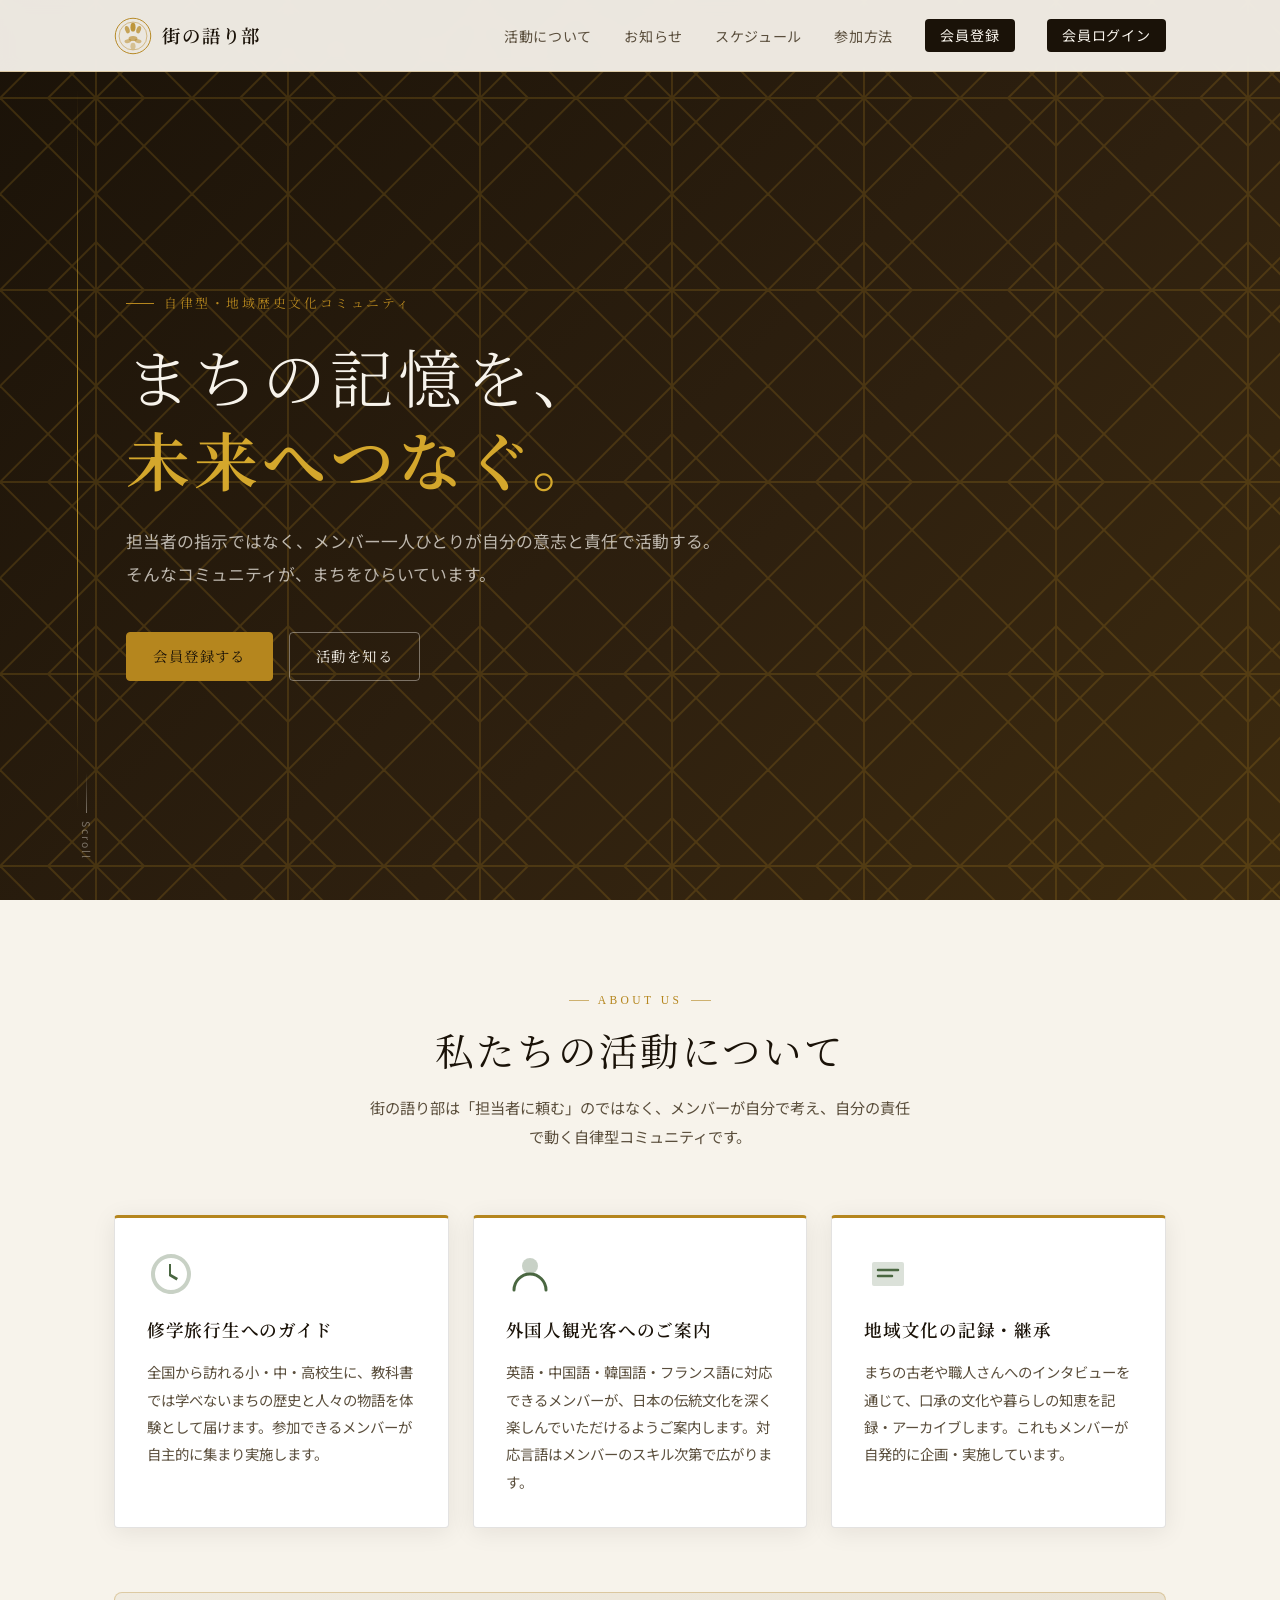
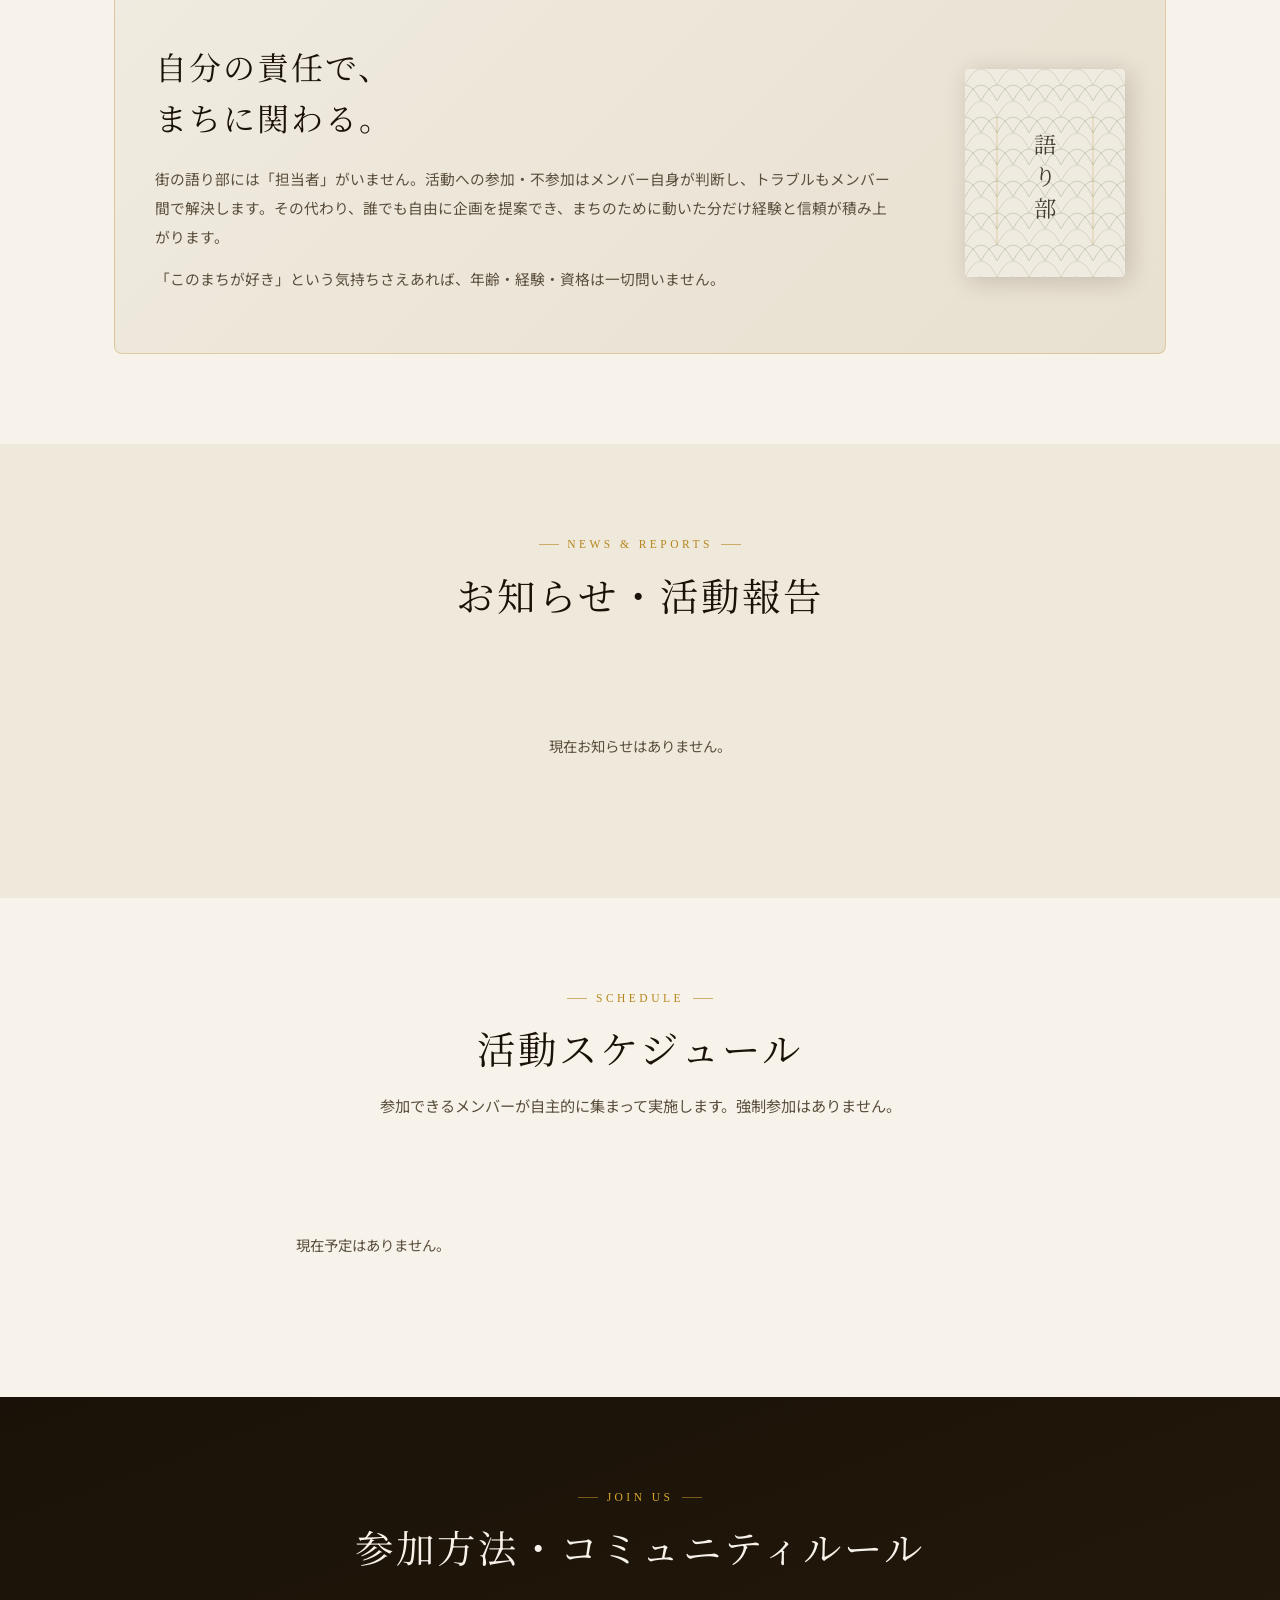
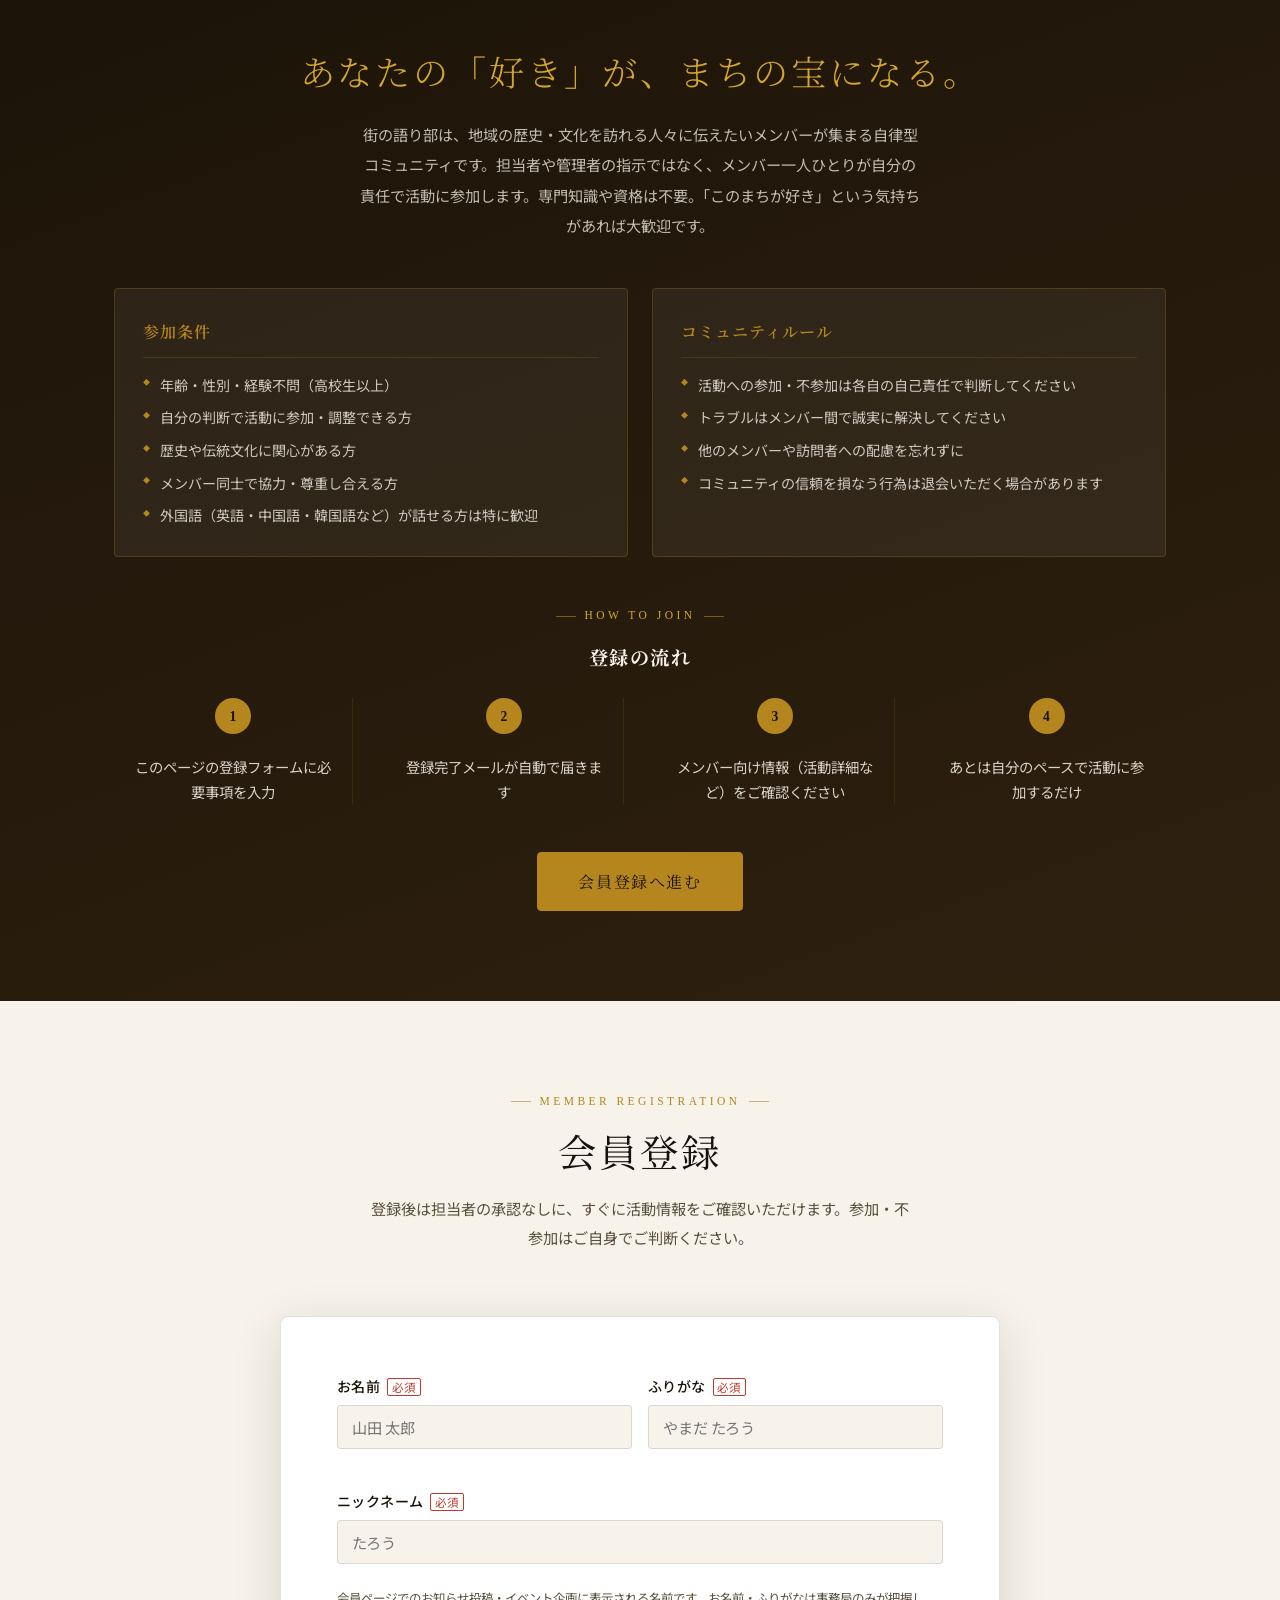
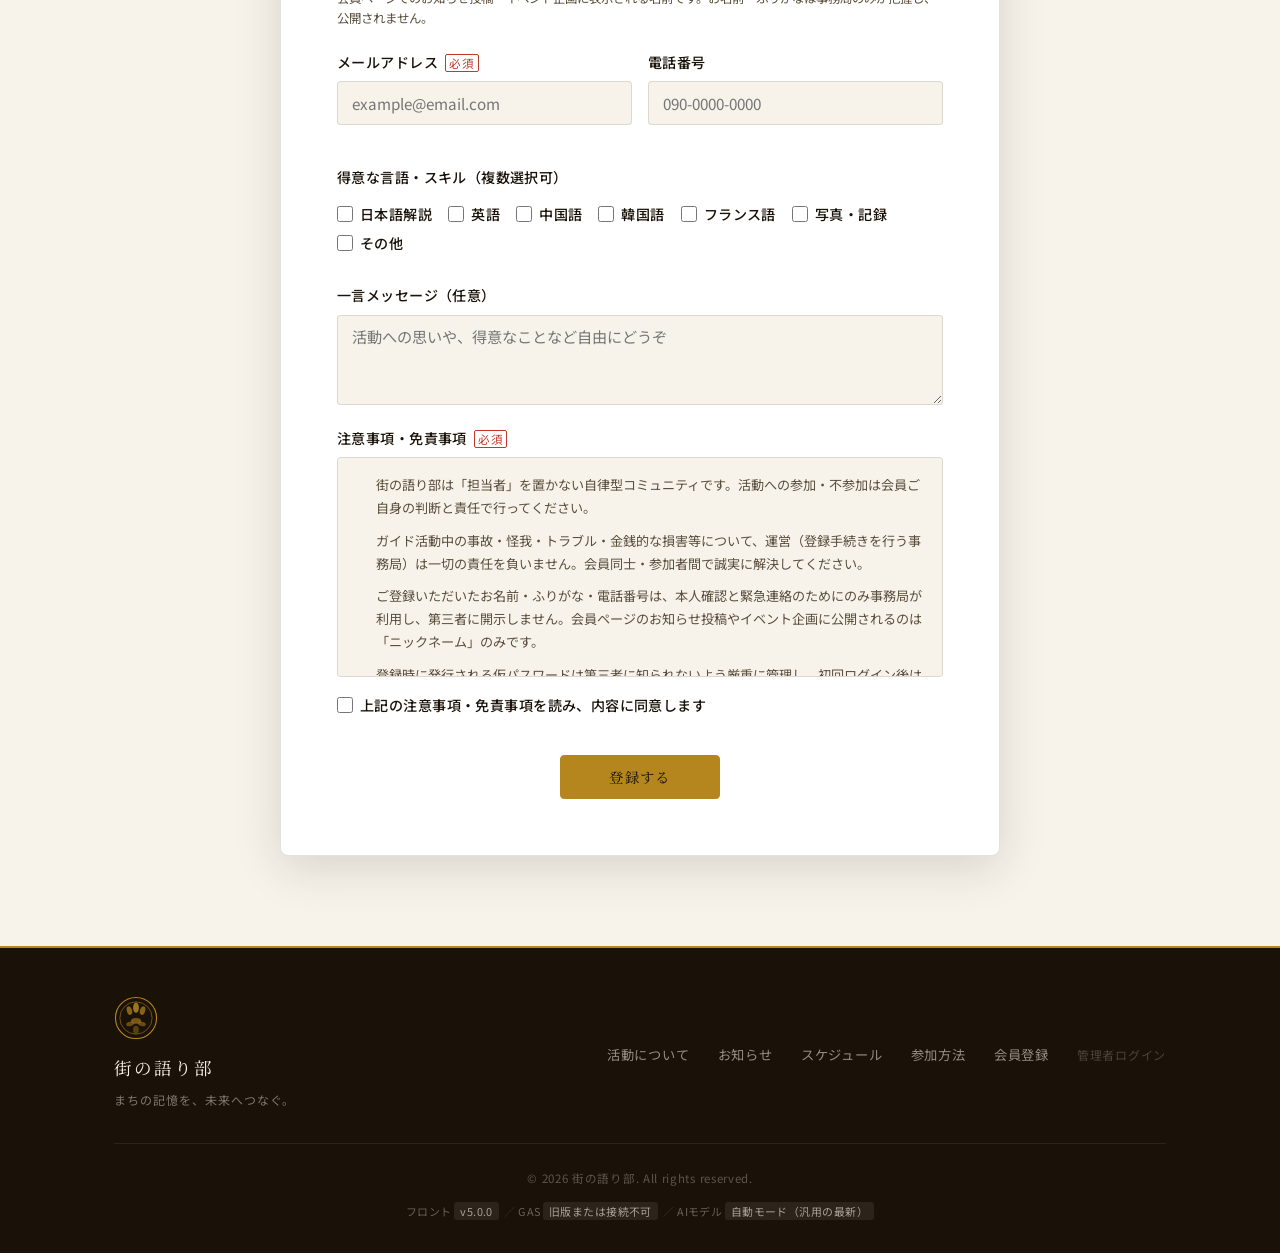
<file: index.html>
<!DOCTYPE html>
<html lang="ja">
<head>
  <meta charset="UTF-8">
  <meta name="viewport" content="width=device-width, initial-scale=1.0">
  <meta name="description" content="街の語り部 ― 地域の歴史・伝統文化を伝える自律型コミュニティ。メンバー自身の責任で活動します。">
  <title>街の語り部 | まちの記憶を、未来へつなぐ。</title>
  <link rel="preconnect" href="https://fonts.googleapis.com">
  <link rel="preconnect" href="https://fonts.gstatic.com" crossorigin>
  <link href="https://fonts.googleapis.com/css2?family=Noto+Serif+JP:wght@300;400;600;700&family=Noto+Sans+JP:wght@300;400;500&display=swap" rel="stylesheet">
  <link rel="stylesheet" href="style.css?v=5.0.0">
</head>
<body>

  <!-- HEADER -->
  <header class="site-header" id="site-header">
    <div class="header-inner">
      <a href="#top" class="logo" aria-label="街の語り部 トップへ">
        <svg class="logo-mon" viewBox="0 0 60 60" aria-hidden="true">
          <circle cx="30" cy="30" r="28" fill="none" stroke="currentColor" stroke-width="1.5"/>
          <circle cx="30" cy="30" r="22" fill="none" stroke="currentColor" stroke-width="0.75"/>
          <ellipse cx="30" cy="16" rx="4" ry="7" fill="currentColor" opacity="0.85"/>
          <ellipse cx="21" cy="20" rx="3.5" ry="6" fill="currentColor" opacity="0.7" transform="rotate(-18 21 20)"/>
          <ellipse cx="39" cy="20" rx="3.5" ry="6" fill="currentColor" opacity="0.7" transform="rotate(18 39 20)"/>
          <ellipse cx="30" cy="34" rx="7" ry="4" fill="currentColor" opacity="0.6"/>
          <ellipse cx="22" cy="38" rx="5.5" ry="3" fill="currentColor" opacity="0.5" transform="rotate(-12 22 38)"/>
          <ellipse cx="38" cy="38" rx="5.5" ry="3" fill="currentColor" opacity="0.5" transform="rotate(12 38 38)"/>
          <ellipse cx="30" cy="46" rx="4" ry="5.5" fill="currentColor" opacity="0.4"/>
        </svg>
        <span class="logo-text">街の語り部</span>
      </a>
      <button class="hamburger" id="hamburger" aria-label="メニューを開く" aria-expanded="false" aria-controls="global-nav">
        <span></span><span></span><span></span>
      </button>
      <nav class="global-nav" id="global-nav" aria-label="メインナビゲーション">
        <ul>
          <li><a href="#about">活動について</a></li>
          <li><a href="#news">お知らせ</a></li>
          <li><a href="#schedule">スケジュール</a></li>
          <li><a href="#recruit">参加方法</a></li>
          <li><a href="#register" class="nav-cta">会員登録</a></li>
          <li><a href="member.html" class="nav-cta" style="background:var(--青鈍)">会員ログイン</a></li>
        </ul>
      </nav>
    </div>
  </header>
  <div class="nav-overlay" id="nav-overlay"></div>

  <!-- HERO -->
  <section class="hero" id="top" aria-label="メインビジュアル">
    <div class="hero-bg">
      <svg class="hero-pattern" viewBox="0 0 400 400" preserveAspectRatio="xMidYMid slice" aria-hidden="true">
        <defs>
          <pattern id="asanoha" x="0" y="0" width="60" height="60" patternUnits="userSpaceOnUse">
            <g stroke="#b5861e" stroke-width="0.6" fill="none" opacity="0.22">
              <line x1="30" y1="0" x2="30" y2="60"/><line x1="0" y1="30" x2="60" y2="30"/>
              <line x1="0" y1="0" x2="60" y2="60"/><line x1="60" y1="0" x2="0" y2="60"/>
              <line x1="30" y1="0" x2="60" y2="30"/><line x1="60" y1="30" x2="30" y2="60"/>
              <line x1="30" y1="60" x2="0" y2="30"/><line x1="0" y1="30" x2="30" y2="0"/>
              <polygon points="30,15 45,30 30,45 15,30"/>
            </g>
          </pattern>
        </defs>
        <rect width="100%" height="100%" fill="url(#asanoha)"/>
      </svg>
    </div>
    <div class="hero-content">
      <p class="hero-eyebrow">自律型・地域歴史文化コミュニティ</p>
      <h1 class="hero-title">
        <span class="title-line">まちの記憶を、</span>
        <span class="title-line accent">未来へつなぐ。</span>
      </h1>
      <p class="hero-sub">担当者の指示ではなく、メンバー一人ひとりが自分の意志と責任で活動する。<br>そんなコミュニティが、まちをひらいています。</p>
      <div class="hero-actions">
        <a href="#register" class="btn btn-primary">会員登録する</a>
        <a href="#about" class="btn btn-ghost">活動を知る</a>
      </div>
    </div>
    <div class="hero-scroll-hint" aria-hidden="true">
      <span class="scroll-line"></span>
      <span class="scroll-label">Scroll</span>
    </div>
  </section>

  <!-- ABOUT -->
  <section class="section section-about" id="about">
    <div class="container">
      <header class="section-header">
        <p class="section-label">About Us</p>
        <h2 class="section-title">私たちの活動について</h2>
        <p class="section-lead">街の語り部は「担当者に頼む」のではなく、メンバーが自分で考え、自分の責任で動く自律型コミュニティです。</p>
      </header>
      <div class="about-grid">
        <article class="about-card" data-reveal>
          <div class="about-icon" aria-hidden="true">
            <svg viewBox="0 0 48 48"><path d="M24 4C13 4 4 13 4 24s9 20 20 20 20-9 20-20S35 4 24 4zm0 36c-8.8 0-16-7.2-16-16S15.2 8 24 8s16 7.2 16 16-7.2 16-16 16z" fill="currentColor" opacity=".3"/><path d="M24 14v10l7 4-1.5 2.6L22 26V14h2z" fill="currentColor"/></svg>
          </div>
          <h3>修学旅行生へのガイド</h3>
          <p>全国から訪れる小・中・高校生に、教科書では学べないまちの歴史と人々の物語を体験として届けます。参加できるメンバーが自主的に集まり実施します。</p>
        </article>
        <article class="about-card" data-reveal data-reveal-delay="1">
          <div class="about-icon" aria-hidden="true">
            <svg viewBox="0 0 48 48"><circle cx="24" cy="16" r="8" fill="currentColor" opacity=".3"/><path d="M8 40c0-8.8 7.2-16 16-16s16 7.2 16 16" stroke="currentColor" stroke-width="3" fill="none" stroke-linecap="round"/></svg>
          </div>
          <h3>外国人観光客へのご案内</h3>
          <p>英語・中国語・韓国語・フランス語に対応できるメンバーが、日本の伝統文化を深く楽しんでいただけるようご案内します。対応言語はメンバーのスキル次第で広がります。</p>
        </article>
        <article class="about-card" data-reveal data-reveal-delay="2">
          <div class="about-icon" aria-hidden="true">
            <svg viewBox="0 0 48 48"><rect x="8" y="12" width="32" height="24" rx="2" fill="currentColor" opacity=".2"/><path d="M14 20h20M14 26h14" stroke="currentColor" stroke-width="2.5" stroke-linecap="round"/></svg>
          </div>
          <h3>地域文化の記録・継承</h3>
          <p>まちの古老や職人さんへのインタビューを通じて、口承の文化や暮らしの知恵を記録・アーカイブします。これもメンバーが自発的に企画・実施しています。</p>
        </article>
      </div>
      <div class="about-feature" data-reveal>
        <div class="feature-text">
          <h3 class="feature-heading">自分の責任で、<br>まちに関わる。</h3>
          <p>街の語り部には「担当者」がいません。活動への参加・不参加はメンバー自身が判断し、トラブルもメンバー間で解決します。その代わり、誰でも自由に企画を提案でき、まちのために動いた分だけ経験と信頼が積み上がります。</p>
          <p>「このまちが好き」という気持ちさえあれば、年齢・経験・資格は一切問いません。</p>
        </div>
        <div class="feature-visual" aria-hidden="true">
          <div class="washi-panel">
            <svg viewBox="0 0 200 260" class="washi-svg">
              <defs>
                <pattern id="seigaiha" x="0" y="0" width="40" height="40" patternUnits="userSpaceOnUse">
                  <path d="M0 40 Q20 0 40 40" fill="none" stroke="#4a6741" stroke-width="1" opacity="0.3"/>
                  <path d="M-20 40 Q0 0 20 40" fill="none" stroke="#4a6741" stroke-width="1" opacity="0.3"/>
                  <path d="M20 40 Q40 0 60 40" fill="none" stroke="#4a6741" stroke-width="1" opacity="0.3"/>
                  <path d="M0 20 Q20 -20 40 20" fill="none" stroke="#4a6741" stroke-width="1" opacity="0.2"/>
                </pattern>
              </defs>
              <rect width="200" height="260" rx="4" fill="#f0ebe0"/>
              <rect width="200" height="260" rx="4" fill="url(#seigaiha)"/>
              <text x="100" y="105" text-anchor="middle" font-family="'Noto Serif JP', serif" font-size="28" fill="#1a1208" opacity="0.8">語</text>
              <text x="100" y="145" text-anchor="middle" font-family="'Noto Serif JP', serif" font-size="28" fill="#1a1208" opacity="0.8">り</text>
              <text x="100" y="185" text-anchor="middle" font-family="'Noto Serif JP', serif" font-size="28" fill="#1a1208" opacity="0.8">部</text>
              <line x1="40" y1="60" x2="40" y2="220" stroke="#b5861e" stroke-width="0.75" opacity="0.5"/>
              <line x1="160" y1="60" x2="160" y2="220" stroke="#b5861e" stroke-width="0.75" opacity="0.5"/>
            </svg>
          </div>
        </div>
      </div>
    </div>
  </section>

  <!-- NEWS -->
  <section class="section section-news" id="news">
    <div class="container">
      <header class="section-header">
        <p class="section-label">News &amp; Reports</p>
        <h2 class="section-title">お知らせ・活動報告</h2>
      </header>
      <div id="news-list" class="news-list" aria-live="polite">
        <p class="loading-msg">読み込み中…</p>
      </div>
    </div>
  </section>

  <!-- SCHEDULE -->
  <section class="section section-schedule" id="schedule">
    <div class="container">
      <header class="section-header">
        <p class="section-label">Schedule</p>
        <h2 class="section-title">活動スケジュール</h2>
        <p class="section-lead">参加できるメンバーが自主的に集まって実施します。強制参加はありません。</p>
      </header>
      <div id="schedule-list" class="schedule-list" aria-live="polite">
        <p class="loading-msg">読み込み中…</p>
      </div>
    </div>
  </section>

  <!-- RECRUIT / 参加方法 -->
  <section class="section section-recruit" id="recruit">
    <div class="container">
      <header class="section-header">
        <p class="section-label">Join Us</p>
        <h2 class="section-title">参加方法・コミュニティルール</h2>
      </header>
      <div id="recruit-content" aria-live="polite">
        <p class="loading-msg">読み込み中…</p>
      </div>
    </div>
  </section>

  <!-- REGISTER（会員登録フォーム） -->
  <section class="section section-register" id="register">
    <div class="container">
      <header class="section-header">
        <p class="section-label">Member Registration</p>
        <h2 class="section-title">会員登録</h2>
        <p class="section-lead">登録後は担当者の承認なしに、すぐに活動情報をご確認いただけます。参加・不参加はご自身でご判断ください。</p>
      </header>

      <div class="register-box">
        <div id="register-form-wrap">
          <form id="register-form" novalidate>
            <div class="form-row">
              <div class="form-group">
                <label for="reg-name">お名前 <span class="required">必須</span></label>
                <input type="text" id="reg-name" name="name" placeholder="山田 太郎" required autocomplete="name">
                <span class="field-error" id="err-name"></span>
              </div>
              <div class="form-group">
                <label for="reg-kana">ふりがな <span class="required">必須</span></label>
                <input type="text" id="reg-kana" name="kana" placeholder="やまだ たろう" required>
                <span class="field-error" id="err-kana"></span>
              </div>
            </div>
            <div class="form-group">
              <label for="reg-nickname">ニックネーム <span class="required">必須</span></label>
              <input type="text" id="reg-nickname" name="nickname" placeholder="たろう" required maxlength="20">
              <span class="field-error" id="err-nickname"></span>
              <p class="field-hint">会員ページでのお知らせ投稿・イベント企画に表示される名前です。お名前・ふりがなは事務局のみが把握し、公開されません。</p>
            </div>
            <div class="form-row">
              <div class="form-group">
                <label for="reg-email">メールアドレス <span class="required">必須</span></label>
                <input type="email" id="reg-email" name="email" placeholder="example@email.com" required autocomplete="email">
                <span class="field-error" id="err-email"></span>
              </div>
              <div class="form-group">
                <label for="reg-phone">電話番号</label>
                <input type="tel" id="reg-phone" name="phone" placeholder="090-0000-0000" autocomplete="tel">
              </div>
            </div>
            <div class="form-group">
              <label>得意な言語・スキル（複数選択可）</label>
              <div class="checkbox-group">
                <label class="checkbox-label"><input type="checkbox" name="skills" value="日本語解説"> 日本語解説</label>
                <label class="checkbox-label"><input type="checkbox" name="skills" value="英語"> 英語</label>
                <label class="checkbox-label"><input type="checkbox" name="skills" value="中国語"> 中国語</label>
                <label class="checkbox-label"><input type="checkbox" name="skills" value="韓国語"> 韓国語</label>
                <label class="checkbox-label"><input type="checkbox" name="skills" value="フランス語"> フランス語</label>
                <label class="checkbox-label"><input type="checkbox" name="skills" value="写真・記録"> 写真・記録</label>
                <label class="checkbox-label"><input type="checkbox" name="skills" value="その他"> その他</label>
              </div>
            </div>
            <div class="form-group">
              <label for="reg-message">一言メッセージ（任意）</label>
              <textarea id="reg-message" name="message" rows="3" placeholder="活動への思いや、得意なことなど自由にどうぞ"></textarea>
            </div>
            <div class="form-group">
              <label>注意事項・免責事項 <span class="required">必須</span></label>
              <div class="disclaimer-box" id="disclaimer-box">
                <ul>
                  <li>街の語り部は「担当者」を置かない自律型コミュニティです。活動への参加・不参加は会員ご自身の判断と責任で行ってください。</li>
                  <li>ガイド活動中の事故・怪我・トラブル・金銭的な損害等について、運営（登録手続きを行う事務局）は一切の責任を負いません。会員同士・参加者間で誠実に解決してください。</li>
                  <li>ご登録いただいたお名前・ふりがな・電話番号は、本人確認と緊急連絡のためにのみ事務局が利用し、第三者に開示しません。会員ページのお知らせ投稿やイベント企画に公開されるのは「ニックネーム」のみです。</li>
                  <li>登録時に発行される仮パスワードは第三者に知られないよう厳重に管理し、初回ログイン後は速やかにご自身のパスワードに変更してください。</li>
                  <li>他の会員・訪問者への誹謗中傷やコミュニティの信頼を損なう行為が確認された場合、登録を取り消させていただく場合があります。</li>
                </ul>
              </div>
              <label class="checkbox-label agree-label">
                <input type="checkbox" id="reg-agree" required>
                <span>上記の注意事項・免責事項を読み、内容に同意します</span>
              </label>
              <span class="field-error" id="err-agree"></span>
            </div>
            <div class="form-submit">
              <button type="submit" class="btn btn-primary" id="reg-submit">登録する</button>
            </div>
          </form>
        </div>
        <div id="register-success" class="register-success" hidden>
          <div class="success-icon" aria-hidden="true">✓</div>
          <h3>登録完了しました！</h3>
          <p>ご登録ありがとうございます。仮パスワードを記載した確認メールをお送りしました。<br>
          <a href="member.html">会員ページ</a>にログイン後、必ずパスワードを変更してください。<br>
          あとは自分のペースで活動スケジュールをご確認ください。</p>
        </div>
        <div id="register-error" class="register-error" hidden>
          <p id="register-error-text">登録に失敗しました。しばらく経ってから再度お試しください。</p>
        </div>
      </div>
    </div>
  </section>

  <!-- FOOTER -->
  <footer class="site-footer">
    <div class="container">
      <div class="footer-inner">
        <div class="footer-brand">
          <svg class="footer-mon" viewBox="0 0 60 60" aria-hidden="true">
            <circle cx="30" cy="30" r="28" fill="none" stroke="currentColor" stroke-width="1.5"/>
            <circle cx="30" cy="30" r="22" fill="none" stroke="currentColor" stroke-width="0.75"/>
            <ellipse cx="30" cy="16" rx="4" ry="7" fill="currentColor" opacity="0.85"/>
            <ellipse cx="21" cy="20" rx="3.5" ry="6" fill="currentColor" opacity="0.7" transform="rotate(-18 21 20)"/>
            <ellipse cx="39" cy="20" rx="3.5" ry="6" fill="currentColor" opacity="0.7" transform="rotate(18 39 20)"/>
            <ellipse cx="30" cy="34" rx="7" ry="4" fill="currentColor" opacity="0.6"/>
            <ellipse cx="22" cy="38" rx="5.5" ry="3" fill="currentColor" opacity="0.5" transform="rotate(-12 22 38)"/>
            <ellipse cx="38" cy="38" rx="5.5" ry="3" fill="currentColor" opacity="0.5" transform="rotate(12 38 38)"/>
            <ellipse cx="30" cy="46" rx="4" ry="5.5" fill="currentColor" opacity="0.4"/>
          </svg>
          <p class="footer-name">街の語り部</p>
          <p class="footer-tagline">まちの記憶を、未来へつなぐ。</p>
        </div>
        <nav class="footer-nav" aria-label="フッターナビゲーション">
          <ul>
            <li><a href="#about">活動について</a></li>
            <li><a href="#news">お知らせ</a></li>
            <li><a href="#schedule">スケジュール</a></li>
            <li><a href="#recruit">参加方法</a></li>
            <li><a href="#register">会員登録</a></li>
            <li><a href="admin.html" class="footer-admin-link">管理者ログイン</a></li>
          </ul>
        </nav>
      </div>
      <p class="copyright">&copy; <span id="year"></span> 街の語り部. All rights reserved.</p>
      <p class="version-info" id="version-info"></p>
    </div>
  </footer>

  <button class="back-to-top" id="back-to-top" aria-label="ページトップへ戻る">
    <svg viewBox="0 0 24 24" aria-hidden="true"><path d="M12 4l-8 8h5v8h6v-8h5z" fill="currentColor"/></svg>
  </button>

  <script src="config.js?v=5.0.0"></script>
  <script src="common.js?v=5.0.0"></script>
  <script src="script.js?v=5.0.0"></script>
</body>
</html>
</file>
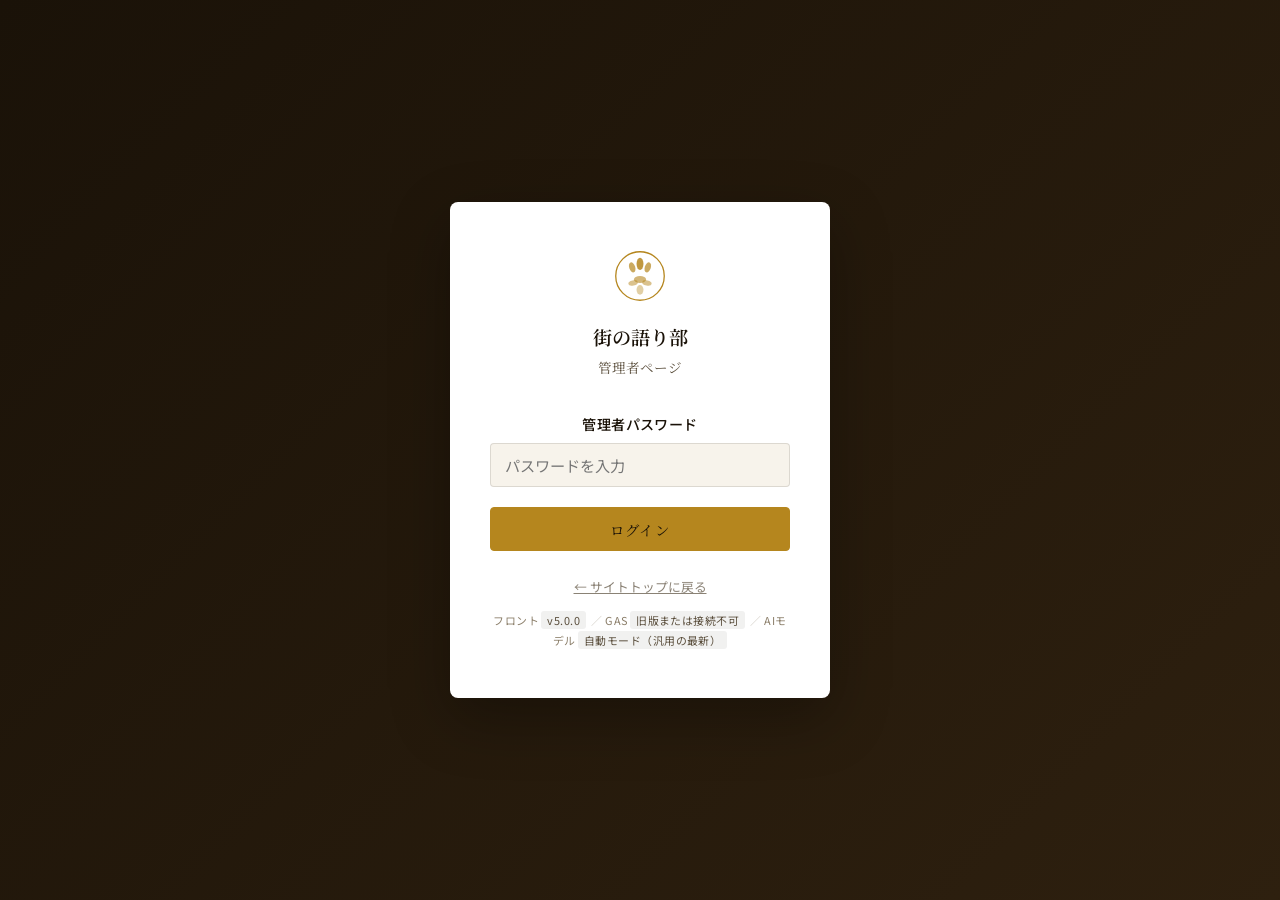
<file: admin.html>
<!DOCTYPE html>
<html lang="ja">
<head>
  <meta charset="UTF-8">
  <meta name="viewport" content="width=device-width, initial-scale=1.0">
  <title>管理者ページ | 街の語り部</title>
  <link rel="preconnect" href="https://fonts.googleapis.com">
  <link rel="preconnect" href="https://fonts.gstatic.com" crossorigin>
  <link href="https://fonts.googleapis.com/css2?family=Noto+Serif+JP:wght@400;600&family=Noto+Sans+JP:wght@300;400;500&display=swap" rel="stylesheet">
  <meta name="robots" content="noindex">
  <link rel="stylesheet" href="style.css?v=5.0.0">
  <link rel="stylesheet" href="admin.css?v=5.0.0">
</head>
<body class="admin-body">

  <!-- ログイン画面 -->
  <div id="login-screen" class="login-screen">
    <div class="login-box">
      <svg class="login-mon" viewBox="0 0 60 60" aria-hidden="true">
        <circle cx="30" cy="30" r="28" fill="none" stroke="#b5861e" stroke-width="1.5"/>
        <ellipse cx="30" cy="16" rx="4" ry="7" fill="#b5861e" opacity="0.85"/>
        <ellipse cx="21" cy="20" rx="3.5" ry="6" fill="#b5861e" opacity="0.7" transform="rotate(-18 21 20)"/>
        <ellipse cx="39" cy="20" rx="3.5" ry="6" fill="#b5861e" opacity="0.7" transform="rotate(18 39 20)"/>
        <ellipse cx="30" cy="34" rx="7" ry="4" fill="#b5861e" opacity="0.6"/>
        <ellipse cx="22" cy="38" rx="5.5" ry="3" fill="#b5861e" opacity="0.5" transform="rotate(-12 22 38)"/>
        <ellipse cx="38" cy="38" rx="5.5" ry="3" fill="#b5861e" opacity="0.5" transform="rotate(12 38 38)"/>
        <ellipse cx="30" cy="46" rx="4" ry="5.5" fill="#b5861e" opacity="0.4"/>
      </svg>
      <h1>街の語り部<br><span>管理者ページ</span></h1>
      <form id="login-form" novalidate>
        <div class="form-group">
          <label for="admin-pass">管理者パスワード</label>
          <input type="password" id="admin-pass" placeholder="パスワードを入力" required autocomplete="current-password">
        </div>
        <p id="login-error" class="login-error" hidden>パスワードが違います</p>
        <button type="submit" class="btn btn-primary" style="width:100%">ログイン</button>
      </form>
      <a href="index.html" class="back-link">← サイトトップに戻る</a>
      <p class="version-info light" id="version-info"></p>
    </div>
  </div>

  <!-- 管理画面本体 -->
  <div id="admin-screen" class="admin-screen" hidden>
    <header class="admin-header">
      <div class="admin-header-inner">
        <h1>街の語り部 <span class="hide-sp">— 管理パネル</span></h1>
        <div class="admin-header-actions">
          <a href="index.html" class="btn btn-outline btn-sm hide-sp" target="_blank" rel="noopener">サイトを見る</a>
          <button class="btn btn-outline btn-sm" id="logout-btn">ログアウト</button>
        </div>
      </div>
    </header>

    <main class="admin-main">
      <div class="admin-stats" id="admin-stats"></div>
      <!-- タブ -->
      <div class="admin-tabs">
        <button class="admin-tab active" data-tab="news">お知らせ管理</button>
        <button class="admin-tab" data-tab="schedule">スケジュール管理</button>
        <button class="admin-tab" data-tab="members">会員一覧</button>
      </div>

      <!-- お知らせ管理 -->
      <section class="admin-panel active" id="tab-news">
        <div class="panel-toolbar">
          <h2>お知らせ・活動報告</h2>
          <button class="btn btn-primary btn-sm" id="news-add-btn">＋ 新規追加</button>
        </div>

        <!-- 追加・編集フォーム -->
        <div class="admin-form-card" id="news-form-card" hidden>
          <h3 id="news-form-title">新規お知らせ</h3>
          <form id="news-form">
            <input type="hidden" id="news-edit-id">
            <div class="form-row">
              <div class="form-group">
                <label for="news-date">日付 <span class="required">必須</span></label>
                <input type="date" id="news-date" required>
              </div>
              <div class="form-group">
                <label for="news-category">カテゴリ <span class="required">必須</span></label>
                <select id="news-category" required>
                  <option value="お知らせ">お知らせ</option>
                  <option value="活動報告">活動報告</option>
                  <option value="メディア掲載">メディア掲載</option>
                </select>
              </div>
            </div>
            <div class="form-group">
              <label for="news-title">タイトル <span class="required">必須</span></label>
              <input type="text" id="news-title" required>
            </div>
            <div class="form-group">
              <label for="news-body">本文 <span class="required">必須</span></label>
              <textarea id="news-body" rows="6" required></textarea>
            </div>
            <div class="form-actions">
              <button type="submit" class="btn btn-primary btn-sm">保存</button>
              <button type="button" class="btn btn-outline btn-sm" id="news-form-cancel">キャンセル</button>
            </div>
          </form>
        </div>

        <div id="news-admin-list" class="admin-list">
          <p class="loading-msg">読み込み中…</p>
        </div>
      </section>

      <!-- スケジュール管理 -->
      <section class="admin-panel" id="tab-schedule" hidden>
        <div class="panel-toolbar">
          <h2>活動スケジュール</h2>
          <button class="btn btn-primary btn-sm" id="schedule-add-btn">＋ 新規追加</button>
        </div>

        <div class="admin-form-card" id="schedule-form-card" hidden>
          <h3 id="schedule-form-title">新規スケジュール</h3>
          <form id="schedule-form">
            <input type="hidden" id="schedule-edit-id">
            <div class="form-row">
              <div class="form-group">
                <label for="schedule-date">日付 <span class="required">必須</span></label>
                <input type="date" id="schedule-date" required>
              </div>
              <div class="form-group">
                <label for="schedule-time">開始時刻</label>
                <input type="time" id="schedule-time">
              </div>
            </div>
            <div class="form-row">
              <div class="form-group">
                <label for="schedule-location">場所 <span class="required">必須</span></label>
                <input type="text" id="schedule-location" required>
              </div>
              <div class="form-group">
                <label for="schedule-capacity">定員（0＝制限なし）</label>
                <input type="number" id="schedule-capacity" min="0" max="999" value="0" inputmode="numeric">
              </div>
            </div>
            <div class="form-group">
              <label for="schedule-title">タイトル <span class="required">必須</span></label>
              <input type="text" id="schedule-title" required>
            </div>
            <div class="form-group">
              <label for="schedule-detail">詳細</label>
              <textarea id="schedule-detail" rows="3"></textarea>
            </div>
            <div class="form-actions">
              <button type="submit" class="btn btn-primary btn-sm">保存</button>
              <button type="button" class="btn btn-outline btn-sm" id="schedule-form-cancel">キャンセル</button>
            </div>
          </form>
        </div>

        <div id="schedule-admin-list" class="admin-list">
          <p class="loading-msg">読み込み中…</p>
        </div>
      </section>

      <!-- 会員一覧 -->
      <section class="admin-panel" id="tab-members" hidden>
        <div class="panel-toolbar">
          <h2>登録会員一覧</h2>
          <div style="display:flex;gap:.5rem">
            <button class="btn btn-outline btn-sm" id="members-csv-btn">CSV保存</button>
            <button class="btn btn-outline btn-sm" id="members-refresh-btn">更新</button>
          </div>
        </div>
        <input type="search" id="members-search" class="admin-search" placeholder="名前・ニックネーム・メール・スキルで絞り込み">
        <div id="members-admin-list" class="admin-list">
          <p class="loading-msg">読み込み中…</p>
        </div>
      </section>
      <p class="version-info light" id="version-info-main" style="margin-top:3rem"></p>
    </main>
  </div>

  <!-- 削除確認モーダル -->
  <div class="modal-overlay" id="delete-modal" hidden>
    <div class="modal-box">
      <h3>削除の確認</h3>
      <p id="delete-modal-msg">この項目を削除しますか？この操作は取り消せません。</p>
      <div class="modal-actions">
        <button class="btn btn-danger btn-sm" id="delete-confirm-btn">削除する</button>
        <button class="btn btn-outline btn-sm" id="delete-cancel-btn">キャンセル</button>
      </div>
    </div>
  </div>

  <script src="config.js?v=5.0.0"></script>
  <script src="common.js?v=5.0.0"></script>
  <script src="admin.js?v=5.0.0"></script>
</body>
</html>
</file>
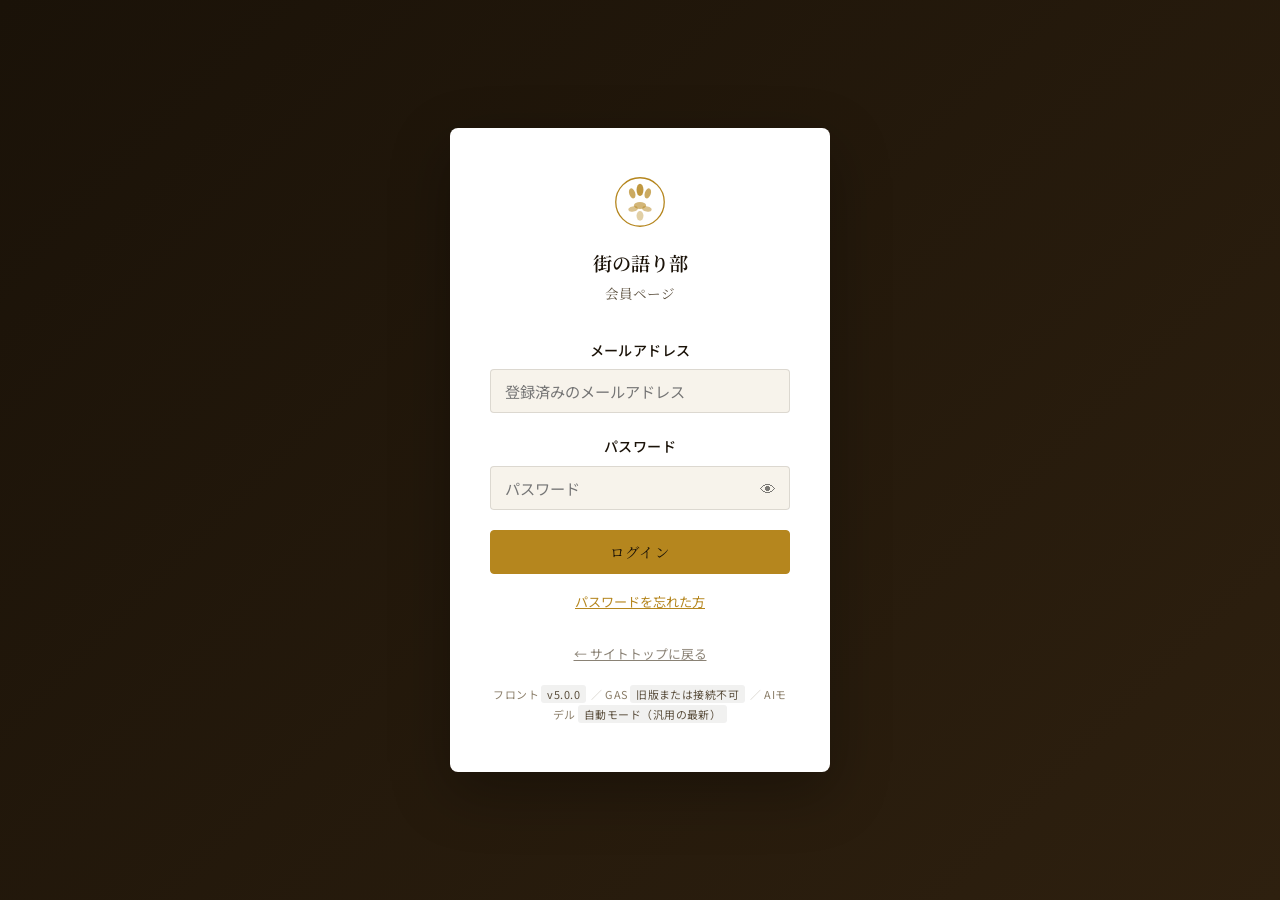
<file: member.html>
<!DOCTYPE html>
<html lang="ja">
<head>
  <meta charset="UTF-8">
  <meta name="viewport" content="width=device-width, initial-scale=1.0">
  <meta name="robots" content="noindex">
  <title>会員ページ | 街の語り部</title>
  <link rel="preconnect" href="https://fonts.googleapis.com">
  <link rel="preconnect" href="https://fonts.gstatic.com" crossorigin>
  <link href="https://fonts.googleapis.com/css2?family=Noto+Serif+JP:wght@400;600&family=Noto+Sans+JP:wght@300;400;500&display=swap" rel="stylesheet">
  <link rel="stylesheet" href="style.css?v=5.0.0">
  <link rel="stylesheet" href="admin.css?v=5.0.0">
  <link rel="stylesheet" href="member.css?v=5.0.0">
</head>
<body class="admin-body">

  <!-- ログイン画面 -->
  <div id="login-screen" class="login-screen">
    <div class="login-box">
      <svg class="login-mon" viewBox="0 0 60 60" aria-hidden="true">
        <circle cx="30" cy="30" r="28" fill="none" stroke="#b5861e" stroke-width="1.5"/>
        <ellipse cx="30" cy="16" rx="4" ry="7" fill="#b5861e" opacity="0.85"/>
        <ellipse cx="21" cy="20" rx="3.5" ry="6" fill="#b5861e" opacity="0.7" transform="rotate(-18 21 20)"/>
        <ellipse cx="39" cy="20" rx="3.5" ry="6" fill="#b5861e" opacity="0.7" transform="rotate(18 39 20)"/>
        <ellipse cx="30" cy="34" rx="7" ry="4" fill="#b5861e" opacity="0.6"/>
        <ellipse cx="22" cy="38" rx="5.5" ry="3" fill="#b5861e" opacity="0.5" transform="rotate(-12 22 38)"/>
        <ellipse cx="38" cy="38" rx="5.5" ry="3" fill="#b5861e" opacity="0.5" transform="rotate(12 38 38)"/>
        <ellipse cx="30" cy="46" rx="4" ry="5.5" fill="#b5861e" opacity="0.4"/>
      </svg>
      <h1>街の語り部<br><span>会員ページ</span></h1>

      <form id="login-form" novalidate>
        <div class="form-group">
          <label for="member-email">メールアドレス</label>
          <input type="email" id="member-email" placeholder="登録済みのメールアドレス" required autocomplete="email">
        </div>
        <div class="form-group">
          <label for="member-pass">パスワード</label>
          <div class="pass-input-wrap">
            <input type="password" id="member-pass" placeholder="パスワード" required autocomplete="current-password">
            <button type="button" class="pass-toggle-btn" data-target="member-pass" aria-label="パスワードを表示">
              <span class="eye-icon">👁</span>
            </button>
          </div>
        </div>
        <p id="login-error" class="login-error" hidden></p>
        <button type="submit" class="btn btn-primary" style="width:100%">ログイン</button>
        <button type="button" class="link-btn" id="forgot-open">パスワードを忘れた方</button>
      </form>

      <!-- パスワード再発行 -->
      <form id="forgot-form" novalidate hidden>
        <p class="forgot-lead">登録したメールアドレスを入力してください。新しい仮パスワードをメールでお送りします。</p>
        <div class="form-group">
          <label for="forgot-email">メールアドレス</label>
          <input type="email" id="forgot-email" required autocomplete="email">
        </div>
        <p id="forgot-msg" class="forgot-msg" hidden></p>
        <button type="submit" class="btn btn-primary" style="width:100%" id="forgot-submit">仮パスワードを送る</button>
        <button type="button" class="link-btn" id="forgot-close">← ログインに戻る</button>
      </form>

      <a href="index.html" class="back-link">← サイトトップに戻る</a>
      <p class="version-info light" id="version-info"></p>
    </div>
  </div>

  <!-- 会員画面本体 -->
  <div id="member-screen" class="admin-screen" hidden>
    <header class="admin-header">
      <div class="admin-header-inner">
        <h1>街の語り部 <span class="hide-sp">— 会員ページ</span></h1>
        <div class="admin-header-actions">
          <span id="member-name-display" class="member-name"></span>
          <a href="index.html" class="btn btn-outline btn-sm hide-sp" target="_blank" rel="noopener">サイトを見る</a>
          <button class="btn btn-outline btn-sm" id="logout-btn">ログアウト</button>
        </div>
      </div>
    </header>

    <main class="admin-main">
      <div class="admin-tabs" role="tablist">
        <button class="admin-tab active" data-tab="news">お知らせ</button>
        <button class="admin-tab" data-tab="schedule">イベント企画</button>
        <button class="admin-tab" data-tab="join">参加する</button>
        <button class="admin-tab" data-tab="ai">✨ AIアシスタント</button>
        <button class="admin-tab" data-tab="account">アカウント</button>
      </div>

      <!-- お知らせ投稿 -->
      <section class="admin-panel active" id="tab-news">
        <div class="panel-toolbar">
          <h2>お知らせ・活動報告</h2>
          <button class="btn btn-primary btn-sm" id="news-add-btn">＋ 新規投稿</button>
        </div>
        <div class="admin-form-card" id="news-form-card" hidden>
          <h3 id="news-form-title">新規お知らせ</h3>
          <form id="news-form" novalidate>
            <input type="hidden" id="news-edit-id">
            <div class="form-row">
              <div class="form-group">
                <label for="news-date">日付 <span class="required">必須</span></label>
                <input type="date" id="news-date" required>
              </div>
              <div class="form-group">
                <label for="news-category">カテゴリ <span class="required">必須</span></label>
                <select id="news-category" required>
                  <option value="お知らせ">お知らせ</option>
                  <option value="活動報告">活動報告</option>
                  <option value="メディア掲載">メディア掲載</option>
                </select>
              </div>
            </div>
            <div class="form-group">
              <label for="news-title">タイトル <span class="required">必須</span></label>
              <input type="text" id="news-title" maxlength="100" required>
            </div>
            <div class="form-group">
              <label for="news-body">本文 <span class="required">必須</span></label>
              <textarea id="news-body" rows="6" maxlength="3000" required placeholder="メモ書きでもOK。「✨ AIで文章を整える」で読みやすくできます"></textarea>
            </div>
            <div class="ai-inline">
              <button type="button" class="btn btn-ai btn-sm" id="news-ai-btn">✨ AIで文章を整える</button>
              <span class="ai-inline-hint">タイトルと本文を書き換えます（元に戻すボタンあり）</span>
              <button type="button" class="link-btn" id="news-ai-undo" hidden>↩ 元に戻す</button>
            </div>
            <div class="form-actions">
              <button type="submit" class="btn btn-primary btn-sm">投稿する</button>
              <button type="button" class="btn btn-outline btn-sm" id="news-form-cancel">キャンセル</button>
            </div>
          </form>
        </div>
        <p class="member-note">※ 投稿はトップページにも公開されます（表示名はニックネーム）。自分の投稿のみ編集・削除できます。</p>
        <div id="news-member-list" class="admin-list">
          <p class="loading-msg">読み込み中…</p>
        </div>
      </section>

      <!-- イベント企画 -->
      <section class="admin-panel" id="tab-schedule" hidden>
        <div class="panel-toolbar">
          <h2>イベント・活動企画</h2>
          <button class="btn btn-primary btn-sm" id="schedule-add-btn">＋ 新規企画</button>
        </div>
        <div class="admin-form-card" id="schedule-form-card" hidden>
          <h3 id="schedule-form-title">新規イベント企画</h3>
          <form id="schedule-form" novalidate>
            <input type="hidden" id="schedule-edit-id">
            <div class="form-row">
              <div class="form-group">
                <label for="schedule-date">日付 <span class="required">必須</span></label>
                <input type="date" id="schedule-date" required>
              </div>
              <div class="form-group">
                <label for="schedule-time">開始時刻</label>
                <input type="time" id="schedule-time">
              </div>
            </div>
            <div class="form-row">
              <div class="form-group">
                <label for="schedule-location">場所 <span class="required">必須</span></label>
                <input type="text" id="schedule-location" maxlength="100" required>
              </div>
              <div class="form-group">
                <label for="schedule-capacity">定員（0＝制限なし）</label>
                <input type="number" id="schedule-capacity" min="0" max="999" value="0" inputmode="numeric">
              </div>
            </div>
            <div class="form-group">
              <label for="schedule-title">タイトル <span class="required">必須</span></label>
              <input type="text" id="schedule-title" maxlength="100" required>
            </div>
            <div class="form-group">
              <label for="schedule-detail">詳細・参加条件など</label>
              <textarea id="schedule-detail" rows="5" maxlength="3000" placeholder="メモを書いて「✨ AIで案内文を作る」も使えます"></textarea>
            </div>
            <div class="ai-inline">
              <button type="button" class="btn btn-ai btn-sm" id="schedule-ai-btn">✨ AIで案内文を作る</button>
              <span class="ai-inline-hint">タイトル・場所・メモから詳細欄を作成します</span>
              <button type="button" class="link-btn" id="schedule-ai-undo" hidden>↩ 元に戻す</button>
            </div>
            <div class="form-group">
              <label for="schedule-organizer-email">参加連絡の受け取りメール <span class="required">必須</span></label>
              <input type="email" id="schedule-organizer-email" required placeholder="参加・取り消しがあったときに通知が届くアドレス">
            </div>
            <div class="form-actions">
              <button type="submit" class="btn btn-primary btn-sm" id="schedule-submit">企画を投稿する</button>
              <button type="button" class="btn btn-outline btn-sm" id="schedule-form-cancel">キャンセル</button>
            </div>
          </form>
        </div>
        <p class="member-note">※ 自分が企画したイベントのみ編集・削除できます。参加者の一覧は自分の企画にだけ表示されます。</p>
        <div id="schedule-member-list" class="admin-list">
          <p class="loading-msg">読み込み中…</p>
        </div>
      </section>

      <!-- 参加するイベント -->
      <section class="admin-panel" id="tab-join" hidden>
        <div class="panel-toolbar">
          <h2>参加するイベント</h2>
          <label class="toggle-past"><input type="checkbox" id="join-show-past"> 過去も表示</label>
        </div>
        <p class="member-note">「参加する」を押すと企画者にメールで通知が届きます。取り消しもできます。</p>
        <div id="join-list" class="admin-list">
          <p class="loading-msg">読み込み中…</p>
        </div>
      </section>

      <!-- AIアシスタント -->
      <section class="admin-panel" id="tab-ai" hidden>
        <div class="panel-toolbar">
          <h2>AIアシスタント</h2>
        </div>

        <div class="admin-form-card model-card">
          <label for="ai-model" class="model-label">使うAIモデル</label>
          <select id="ai-model" class="model-select"></select>
          <p class="model-hint">選んだモデルが使えない時は、汎用の最新モデルに自動で切り替わります</p>
        </div>

        <div class="admin-form-card">
          <h3>📜 ガイド原稿づくり</h3>
          <p class="member-note">案内したい場所やテーマから、現地で読み上げる原稿の下書きを作ります。AIは事実を間違えることがあります。<strong>【要確認】</strong>の箇所は必ず資料で確かめてから使ってください。</p>
          <form id="guide-form" novalidate>
            <div class="form-group">
              <label for="guide-place">場所・テーマ <span class="required">必須</span></label>
              <input type="text" id="guide-place" maxlength="100" placeholder="例）旧街道の宿場町と本陣跡">
            </div>
            <div class="form-row">
              <div class="form-group">
                <label for="guide-audience">聞き手</label>
                <select id="guide-audience">
                  <option>一般の観光客</option>
                  <option>小学生の子どもたち</option>
                  <option>シニアの方々</option>
                  <option>外国人観光客</option>
                  <option>歴史好きの方々</option>
                </select>
              </div>
              <div class="form-group">
                <label for="guide-minutes">話す時間</label>
                <select id="guide-minutes">
                  <option value="3">約3分</option>
                  <option value="5" selected>約5分</option>
                  <option value="10">約10分</option>
                  <option value="15">約15分</option>
                </select>
              </div>
            </div>
            <div class="form-row">
              <div class="form-group">
                <label for="guide-language">言語</label>
                <select id="guide-language">
                  <option>日本語</option>
                  <option>やさしい日本語</option>
                  <option>英語</option>
                  <option>中国語（簡体字）</option>
                  <option>韓国語</option>
                  <option>フランス語</option>
                </select>
              </div>
              <div class="form-group">
                <label for="guide-tone">語り口</label>
                <select id="guide-tone">
                  <option>親しみやすい語り口</option>
                  <option>落ち着いた丁寧な語り口</option>
                  <option>物語風（講談のように）</option>
                  <option>クイズを交えた楽しい語り口</option>
                </select>
              </div>
            </div>
            <div class="form-group">
              <label for="guide-notes">知っている情報・メモ（任意）</label>
              <textarea id="guide-notes" rows="4" maxlength="2000" placeholder="地元の言い伝え、資料で調べたこと、見どころなど。ここに書いた内容が優先して使われます"></textarea>
            </div>
            <div class="form-actions">
              <button type="submit" class="btn btn-ai" id="guide-submit">✨ 原稿を作る</button>
            </div>
          </form>

          <div class="ai-result" id="guide-result" hidden>
            <div class="ai-result-head">
              <span id="guide-result-model" class="ai-result-model"></span>
              <div class="ai-result-actions">
                <button type="button" class="btn btn-outline btn-sm" id="guide-copy">コピー</button>
                <button type="button" class="btn btn-outline btn-sm" id="guide-to-news">お知らせ下書きへ</button>
              </div>
            </div>
            <div id="guide-result-text" class="ai-result-text"></div>
          </div>
        </div>
        <p class="ai-limit" id="ai-limit"></p>
      </section>

      <!-- アカウント設定 -->
      <section class="admin-panel" id="tab-account" hidden>
        <div class="panel-toolbar">
          <h2>アカウント設定</h2>
        </div>
        <p id="force-pass-banner" class="urgent-note" hidden>
          仮パスワードでログイン中です。安全のため、下記から必ずパスワードを変更してください。変更するまで他のメニューはご利用いただけません。
        </p>

        <div class="admin-form-card narrow">
          <h3>ニックネーム変更</h3>
          <p class="member-note">お知らせ投稿・イベント企画に表示される名前です。</p>
          <form id="nickname-form" novalidate>
            <div class="form-group">
              <label for="nickname-input">ニックネーム <span class="required">必須</span></label>
              <input type="text" id="nickname-input" required maxlength="20" placeholder="たろう">
            </div>
            <p id="nickname-error" class="field-error"></p>
            <div class="form-actions">
              <button type="submit" class="btn btn-primary btn-sm" id="nickname-submit-btn">ニックネームを変更する</button>
            </div>
          </form>
        </div>

        <div class="admin-form-card narrow">
          <h3>パスワード変更</h3>
          <form id="password-form" novalidate>
            <div class="form-group">
              <label for="current-pass">現在のパスワード <span class="required">必須</span></label>
              <div class="pass-input-wrap">
                <input type="password" id="current-pass" required autocomplete="current-password" placeholder="現在（仮）のパスワード">
                <button type="button" class="pass-toggle-btn" data-target="current-pass" aria-label="パスワードを表示"><span class="eye-icon">👁</span></button>
              </div>
            </div>
            <div class="form-group">
              <label for="new-pass">新しいパスワード <span class="required">必須</span></label>
              <div class="pass-input-wrap">
                <input type="password" id="new-pass" required autocomplete="new-password" placeholder="8文字以上">
                <button type="button" class="pass-toggle-btn" data-target="new-pass" aria-label="パスワードを表示"><span class="eye-icon">👁</span></button>
              </div>
              <div class="pass-meter" aria-hidden="true"><span id="pass-meter-bar"></span></div>
              <p class="pass-meter-text" id="pass-meter-text"></p>
            </div>
            <div class="form-group">
              <label for="new-pass-confirm">新しいパスワード（確認） <span class="required">必須</span></label>
              <div class="pass-input-wrap">
                <input type="password" id="new-pass-confirm" required autocomplete="new-password" placeholder="もう一度入力">
                <button type="button" class="pass-toggle-btn" data-target="new-pass-confirm" aria-label="パスワードを表示"><span class="eye-icon">👁</span></button>
              </div>
            </div>
            <p id="pass-error" class="field-error"></p>
            <div class="form-actions">
              <button type="submit" class="btn btn-primary btn-sm" id="pass-submit-btn">パスワードを変更する</button>
            </div>
          </form>
        </div>
      </section>

      <p class="version-info light" id="version-info-main"></p>
    </main>
  </div>

  <!-- 参加者へのメール通知モーダル -->
  <div class="modal-overlay" id="notify-modal" hidden>
    <div class="modal-box" style="max-width:480px">
      <h3>参加者にメールを送る</h3>
      <p id="notify-modal-event" class="modal-sub"></p>
      <div class="form-group">
        <label for="notify-message">メッセージ <span class="required">必須</span></label>
        <textarea id="notify-message" rows="5" maxlength="2000" placeholder="集合場所の変更、持ち物など連絡事項を入力してください"></textarea>
      </div>
      <p id="notify-participant-count" class="modal-sub" style="color:#4a6741"></p>
      <p id="notify-error" class="field-error" hidden></p>
      <div class="modal-actions">
        <button class="btn btn-primary btn-sm" id="notify-send-btn">送信する</button>
        <button class="btn btn-outline btn-sm" id="notify-cancel-btn">キャンセル</button>
      </div>
    </div>
  </div>

  <!-- 確認モーダル -->
  <div class="modal-overlay" id="confirm-modal" hidden>
    <div class="modal-box">
      <h3 id="confirm-modal-title">確認</h3>
      <p id="confirm-modal-msg"></p>
      <div class="modal-actions">
        <button class="btn btn-danger btn-sm" id="confirm-ok-btn">OK</button>
        <button class="btn btn-outline btn-sm" id="confirm-cancel-btn">キャンセル</button>
      </div>
    </div>
  </div>

  <script src="config.js?v=5.0.0"></script>
  <script src="common.js?v=5.0.0"></script>
  <script src="member.js?v=5.0.0"></script>
</body>
</html>
</file>
<file: style.css>
/* ================================================
   街の語り部 — style.css
   和モダン × モバイルファースト
   ================================================ */

/* ---------- トークン ---------- */
:root {
  --墨: #1a1208;
  --和紙: #f7f3eb;
  --和紙2: #efe9db;
  --朱: #c0392b;
  --青鈍: #4a6741;
  --金茶: #b5861e;
  --金茶淡: #d4a72c;
  --墨薄: #5a4e3c;
  --line: rgba(26,18,8,0.12);
  --line-gold: rgba(181,134,30,0.3);

  --font-serif: 'Noto Serif JP', 'Georgia', serif;
  --font-sans:  'Noto Sans JP', 'Hiragino Kaku Gothic ProN', sans-serif;

  --sp: clamp(1rem, 4vw, 1.5rem);
  --radius: 4px;
  --shadow: 0 4px 24px rgba(26,18,8,0.08);
  --shadow-lg: 0 12px 48px rgba(26,18,8,0.14);

  --header-h: 64px;
  --ease: cubic-bezier(0.4, 0, 0.2, 1);
}

/* ---------- リセット ---------- */
*, *::before, *::after { box-sizing: border-box; margin: 0; padding: 0; }
html { scroll-behavior: smooth; scroll-padding-top: var(--header-h); }
body {
  font-family: var(--font-sans);
  font-size: clamp(14px, 1.5vw + 10px, 16px);
  line-height: 1.85;
  color: var(--墨);
  background: var(--和紙);
  -webkit-font-smoothing: antialiased;
}
img, svg { display: block; max-width: 100%; }
a { color: inherit; text-decoration: none; }
ul { list-style: none; }
button { background: none; border: none; cursor: pointer; font-family: inherit; }

/* ---------- コンテナ ---------- */
.container {
  width: 100%;
  max-width: 1100px;
  margin: 0 auto;
  padding: 0 var(--sp);
}

/* ================================================
   HEADER
   ================================================ */
.site-header {
  position: fixed;
  top: 0; left: 0; right: 0;
  height: var(--header-h);
  background: rgba(247,243,235,0.95);
  backdrop-filter: blur(8px);
  border-bottom: 1px solid var(--line-gold);
  z-index: 1000;
  transition: box-shadow 0.3s var(--ease);
}
.site-header.scrolled { box-shadow: 0 2px 20px rgba(26,18,8,0.1); }

.header-inner {
  display: flex;
  align-items: center;
  justify-content: space-between;
  height: 100%;
  padding: 0 var(--sp);
  max-width: 1100px;
  margin: 0 auto;
}

/* ロゴ */
.logo {
  display: flex;
  align-items: center;
  gap: 10px;
  color: var(--墨);
  text-decoration: none;
}
.logo-mon {
  width: 38px;
  height: 38px;
  color: var(--金茶);
  flex-shrink: 0;
}
.logo-text {
  font-family: var(--font-serif);
  font-size: 1.15rem;
  font-weight: 600;
  letter-spacing: 0.1em;
  line-height: 1;
}

/* グローバルナビ */
.global-nav ul {
  display: flex;
  align-items: center;
  gap: clamp(1rem, 2.5vw, 2rem);
}
.global-nav a {
  font-size: 0.88rem;
  letter-spacing: 0.05em;
  color: var(--墨薄);
  padding: 0.25em 0;
  border-bottom: 1.5px solid transparent;
  transition: color 0.2s, border-color 0.2s;
}
.global-nav a:hover,
.global-nav a:focus-visible { color: var(--金茶); border-bottom-color: var(--金茶); }

.nav-cta {
  background: var(--墨) !important;
  color: var(--和紙) !important;
  padding: 0.45em 1.1em !important;
  border-radius: var(--radius) !important;
  border-bottom: none !important;
  transition: background 0.2s !important;
}
.nav-cta:hover { background: var(--金茶) !important; }

/* ハンバーガー */
.hamburger {
  display: none;
  flex-direction: column;
  gap: 5px;
  padding: 8px;
  z-index: 1010;
}
.hamburger span {
  display: block;
  width: 24px;
  height: 2px;
  background: var(--墨);
  border-radius: 2px;
  transition: transform 0.3s var(--ease), opacity 0.3s;
  transform-origin: center;
}
.hamburger[aria-expanded="true"] span:nth-child(1) { transform: translateY(7px) rotate(45deg); }
.hamburger[aria-expanded="true"] span:nth-child(2) { opacity: 0; }
.hamburger[aria-expanded="true"] span:nth-child(3) { transform: translateY(-7px) rotate(-45deg); }

/* オーバーレイ */
.nav-overlay {
  display: none;
  position: fixed;
  inset: 0;
  background: rgba(26,18,8,0.5);
  z-index: 990;
  backdrop-filter: blur(2px);
}
.nav-overlay.active { display: block; }

/* ================================================
   HERO
   ================================================ */
.hero {
  position: relative;
  min-height: 100svh;
  display: flex;
  align-items: center;
  padding-top: var(--header-h);
  overflow: hidden;
  background: linear-gradient(135deg, #1a1208 0%, #2e200f 60%, #3d2b0f 100%);
}

.hero-bg {
  position: absolute;
  inset: 0;
  pointer-events: none;
}
.hero-pattern {
  width: 100%;
  height: 100%;
  object-fit: cover;
}

/* 左側の金の縦ライン装飾 */
.hero::before {
  content: '';
  position: absolute;
  left: clamp(24px, 6vw, 80px);
  top: 10%;
  bottom: 10%;
  width: 1px;
  background: linear-gradient(to bottom, transparent, var(--金茶淡), transparent);
  pointer-events: none;
}

.hero-content {
  position: relative;
  z-index: 2;
  padding: clamp(3rem,8vh,6rem) var(--sp);
  max-width: 780px;
  margin-left: clamp(32px, 8vw, 120px);
}

.hero-eyebrow {
  font-size: 0.8rem;
  letter-spacing: 0.2em;
  color: var(--金茶);
  font-family: var(--font-serif);
  margin-bottom: 1.2rem;
  display: flex;
  align-items: center;
  gap: 0.75em;
}
.hero-eyebrow::before {
  content: '';
  display: inline-block;
  width: 28px;
  height: 1px;
  background: var(--金茶);
}

.hero-title {
  font-family: var(--font-serif);
  font-size: clamp(2.2rem, 5vw + 1rem, 4rem);
  font-weight: 300;
  line-height: 1.3;
  color: var(--和紙);
  margin-bottom: 1.5rem;
  letter-spacing: 0.06em;
}
.title-line { display: block; }
.title-line.accent {
  color: var(--金茶淡);
  font-weight: 600;
}

.hero-sub {
  color: rgba(247,243,235,0.72);
  font-size: clamp(0.88rem, 1.5vw, 1.05rem);
  line-height: 2;
  margin-bottom: 2.5rem;
}

.hero-actions {
  display: flex;
  flex-wrap: wrap;
  gap: 1rem;
}

/* スクロールヒント */
.hero-scroll-hint {
  position: absolute;
  bottom: 2.5rem;
  left: clamp(24px, 6vw, 80px);
  display: flex;
  flex-direction: column;
  align-items: center;
  gap: 0.5rem;
  color: rgba(247,243,235,0.4);
  z-index: 2;
}
.scroll-line {
  display: block;
  width: 1px;
  height: 40px;
  background: linear-gradient(to bottom, transparent, currentColor);
  animation: scrollDown 2s ease-in-out infinite;
}
.scroll-label {
  font-size: 0.65rem;
  letter-spacing: 0.2em;
  writing-mode: vertical-rl;
}
@keyframes scrollDown {
  0%, 100% { opacity: 0.4; transform: scaleY(0.7) translateY(0); }
  50% { opacity: 1; transform: scaleY(1) translateY(6px); }
}

/* ================================================
   BUTTONS
   ================================================ */
.btn {
  display: inline-flex;
  align-items: center;
  justify-content: center;
  gap: 0.4em;
  padding: 0.7em 1.8em;
  font-size: 0.9rem;
  font-family: var(--font-serif);
  letter-spacing: 0.1em;
  border-radius: var(--radius);
  border: 1.5px solid transparent;
  transition: background 0.2s var(--ease), color 0.2s, border-color 0.2s, transform 0.15s;
  cursor: pointer;
  white-space: nowrap;
  min-height: 44px; /* タッチターゲット */
}
.btn:focus-visible { outline: 2px solid var(--金茶); outline-offset: 3px; }
.btn:active { transform: scale(0.97); }

.btn-primary {
  background: var(--金茶);
  color: var(--墨);
  border-color: var(--金茶);
}
.btn-primary:hover { background: var(--金茶淡); border-color: var(--金茶淡); }

.btn-ghost {
  background: transparent;
  color: var(--和紙);
  border-color: rgba(247,243,235,0.4);
}
.btn-ghost:hover { border-color: var(--金茶); color: var(--金茶); }

.btn-outline {
  background: transparent;
  color: var(--墨);
  border-color: var(--墨);
}
.btn-outline:hover { background: var(--墨); color: var(--和紙); }

/* ================================================
   SECTIONS 共通
   ================================================ */
.section { padding: clamp(4rem, 10vh, 7rem) 0; }

.section-header {
  margin-bottom: clamp(2.5rem, 5vw, 4rem);
  text-align: center;
}
.section-label {
  font-size: 0.72rem;
  letter-spacing: 0.3em;
  text-transform: uppercase;
  color: var(--金茶);
  font-family: 'Georgia', serif;
  margin-bottom: 0.75rem;
  display: flex;
  align-items: center;
  justify-content: center;
  gap: 0.75em;
}
.section-label::before, .section-label::after {
  content: '';
  display: inline-block;
  width: 20px;
  height: 1px;
  background: var(--金茶);
  opacity: 0.6;
}
.section-title {
  font-family: var(--font-serif);
  font-size: clamp(1.6rem, 3vw, 2.4rem);
  font-weight: 400;
  letter-spacing: 0.08em;
  color: var(--墨);
  margin-bottom: 1rem;
  line-height: 1.4;
}
.section-lead {
  color: var(--墨薄);
  max-width: 540px;
  margin: 0 auto;
  font-size: 0.95rem;
  line-height: 1.9;
}

/* ================================================
   ABOUT
   ================================================ */
.section-about { background: var(--和紙); }

.about-grid {
  display: grid;
  grid-template-columns: 1fr;
  gap: 1.5rem;
  margin-bottom: 4rem;
}

.about-card {
  padding: 2rem;
  background: #fff;
  border: 1px solid var(--line);
  border-top: 3px solid var(--金茶);
  border-radius: var(--radius);
  box-shadow: var(--shadow);
  transition: transform 0.25s var(--ease), box-shadow 0.25s;
}
.about-card:hover { transform: translateY(-4px); box-shadow: var(--shadow-lg); }
.about-icon {
  width: 48px;
  height: 48px;
  color: var(--青鈍);
  margin-bottom: 1rem;
}
.about-card h3 {
  font-family: var(--font-serif);
  font-size: 1.1rem;
  font-weight: 600;
  margin-bottom: 0.75rem;
  letter-spacing: 0.04em;
}
.about-card p { color: var(--墨薄); font-size: 0.9rem; line-height: 1.9; }

/* フィーチャー帯 */
.about-feature {
  display: grid;
  grid-template-columns: 1fr;
  gap: 2.5rem;
  align-items: center;
  padding: 3rem 2.5rem;
  background: linear-gradient(135deg, #f0ebe0, #e8e0d0);
  border: 1px solid var(--line-gold);
  border-radius: calc(var(--radius) * 2);
}
.feature-heading {
  font-family: var(--font-serif);
  font-size: clamp(1.4rem, 2.5vw, 2rem);
  font-weight: 400;
  line-height: 1.6;
  margin-bottom: 1.25rem;
  letter-spacing: 0.06em;
}
.feature-text p {
  color: var(--墨薄);
  font-size: 0.92rem;
  line-height: 2;
  margin-bottom: 0.75rem;
}
.feature-visual { display: flex; justify-content: center; }
.washi-panel { width: 160px; }
.washi-svg { width: 100%; border-radius: 4px; box-shadow: 4px 4px 24px rgba(26,18,8,0.18); }

/* ================================================
   NEWS
   ================================================ */
.section-news { background: var(--和紙2); }

.news-list { display: flex; flex-direction: column; gap: 0; }

.news-item {
  display: grid;
  grid-template-columns: auto 1fr;
  gap: 0 1.5rem;
  padding: 1.5rem 0;
  border-bottom: 1px solid var(--line);
  text-decoration: none;
  color: inherit;
  transition: background 0.2s;
  border-radius: var(--radius);
}
.news-item:first-child { border-top: 1px solid var(--line); }
.news-item:hover { background: rgba(181,134,30,0.05); padding-left: 0.5rem; }

.news-meta {
  display: flex;
  flex-direction: column;
  gap: 0.4rem;
  min-width: 120px;
  padding-top: 0.1em;
}
.news-date {
  font-size: 0.8rem;
  color: var(--墨薄);
  letter-spacing: 0.05em;
  font-family: 'Georgia', serif;
}
.news-cat {
  display: inline-block;
  font-size: 0.68rem;
  letter-spacing: 0.08em;
  padding: 0.15em 0.6em;
  border-radius: 2px;
  background: var(--墨);
  color: var(--和紙);
  white-space: nowrap;
  align-self: flex-start;
}
.news-cat.cat-report { background: var(--青鈍); }
.news-cat.cat-media  { background: var(--朱); }

.news-body h3 {
  font-family: var(--font-serif);
  font-size: 1rem;
  font-weight: 600;
  margin-bottom: 0.4rem;
  line-height: 1.5;
  letter-spacing: 0.03em;
}
.news-body p {
  font-size: 0.85rem;
  color: var(--墨薄);
  line-height: 1.8;
}

/* ================================================
   SCHEDULE
   ================================================ */
.section-schedule { background: var(--和紙); }

.schedule-list { display: grid; gap: 1rem; }

.schedule-item {
  display: grid;
  grid-template-columns: auto 1fr;
  gap: 0 1.5rem;
  background: #fff;
  border: 1px solid var(--line);
  border-radius: var(--radius);
  padding: 1.5rem;
  box-shadow: var(--shadow);
}

.schedule-date-block {
  min-width: 64px;
  text-align: center;
  background: var(--墨);
  color: var(--和紙);
  border-radius: var(--radius);
  padding: 0.75rem 0.5rem;
  display: flex;
  flex-direction: column;
  align-items: center;
  justify-content: center;
  align-self: flex-start;
}
.schedule-month {
  font-size: 0.65rem;
  letter-spacing: 0.1em;
  color: var(--金茶);
  font-family: 'Georgia', serif;
}
.schedule-day {
  font-family: var(--font-serif);
  font-size: 1.75rem;
  font-weight: 300;
  line-height: 1;
  color: var(--和紙);
}
.schedule-weekday {
  font-size: 0.65rem;
  color: rgba(247,243,235,0.5);
  margin-top: 2px;
}

.schedule-info h3 {
  font-family: var(--font-serif);
  font-size: 1.05rem;
  font-weight: 600;
  margin-bottom: 0.4rem;
  letter-spacing: 0.03em;
}
.schedule-location {
  font-size: 0.8rem;
  color: var(--青鈍);
  margin-bottom: 0.4rem;
  display: flex;
  align-items: center;
  gap: 0.3em;
}
.schedule-detail {
  font-size: 0.82rem;
  color: var(--墨薄);
  line-height: 1.8;
}

/* ================================================
   RECRUIT
   ================================================ */
.section-recruit {
  background: linear-gradient(160deg, var(--墨) 0%, #2e200f 100%);
  color: var(--和紙);
}
.section-recruit .section-title { color: var(--和紙); }
.section-recruit .section-lead  { color: rgba(247,243,235,0.7); }
.section-recruit .section-label { color: var(--金茶淡); }

.recruit-closed {
  text-align: center;
  padding: 3rem;
  border: 1px solid rgba(181,134,30,0.3);
  border-radius: var(--radius);
  color: rgba(247,243,235,0.6);
}

.recruit-message {
  font-family: var(--font-serif);
  font-size: clamp(1.5rem, 3vw, 2.2rem);
  font-weight: 300;
  text-align: center;
  color: var(--金茶淡);
  margin-bottom: 1rem;
  letter-spacing: 0.08em;
}
.recruit-desc {
  text-align: center;
  color: rgba(247,243,235,0.75);
  max-width: 560px;
  margin: 0 auto 3rem;
  font-size: 0.95rem;
  line-height: 2;
}

.recruit-grid {
  display: grid;
  grid-template-columns: 1fr;
  gap: 1.5rem;
  margin-bottom: 3rem;
}

.recruit-card {
  background: rgba(247,243,235,0.06);
  border: 1px solid rgba(181,134,30,0.25);
  border-radius: var(--radius);
  padding: 1.75rem;
}
.recruit-card h3 {
  font-family: var(--font-serif);
  font-size: 1rem;
  font-weight: 600;
  color: var(--金茶);
  margin-bottom: 1rem;
  letter-spacing: 0.06em;
  padding-bottom: 0.6rem;
  border-bottom: 1px solid rgba(181,134,30,0.2);
}
.recruit-card ul { display: flex; flex-direction: column; gap: 0.55rem; }
.recruit-card li {
  font-size: 0.88rem;
  color: rgba(247,243,235,0.8);
  padding-left: 1.2em;
  position: relative;
  line-height: 1.7;
}
.recruit-card li::before {
  content: '◆';
  position: absolute;
  left: 0;
  font-size: 0.5em;
  top: 0.5em;
  color: var(--金茶);
}

/* 応募フロー */
.recruit-flow {
  display: grid;
  grid-template-columns: 1fr;
  gap: 0;
  margin-bottom: 3rem;
  counter-reset: flow;
}
.flow-step {
  display: flex;
  align-items: flex-start;
  gap: 1rem;
  padding: 1.25rem 0;
  border-bottom: 1px solid rgba(181,134,30,0.15);
  counter-increment: flow;
}
.flow-step:last-child { border-bottom: none; }
.flow-num {
  width: 36px;
  height: 36px;
  border-radius: 50%;
  background: var(--金茶);
  color: var(--墨);
  display: flex;
  align-items: center;
  justify-content: center;
  font-family: 'Georgia', serif;
  font-size: 0.85rem;
  font-weight: 700;
  flex-shrink: 0;
}
.flow-text {
  font-size: 0.9rem;
  color: rgba(247,243,235,0.85);
  line-height: 1.7;
  padding-top: 0.35em;
}

.recruit-cta {
  text-align: center;
}
.recruit-cta .btn-primary {
  font-size: 1rem;
  padding: 0.85em 2.5em;
}

/* ================================================
   CONTACT
   ================================================ */
.section-contact { background: var(--和紙2); }

.contact-box {
  max-width: 720px;
  margin: 0 auto;
  background: #fff;
  border: 1px solid var(--line);
  border-radius: calc(var(--radius) * 2);
  padding: clamp(2rem, 5vw, 3.5rem);
  box-shadow: var(--shadow-lg);
}

.contact-options {
  display: grid;
  grid-template-columns: 1fr;
  gap: 2rem;
  margin-bottom: 2rem;
}
.contact-divider {
  display: flex;
  align-items: center;
  justify-content: center;
  color: var(--line);
  font-size: 0.8rem;
  letter-spacing: 0.1em;
  gap: 0.75em;
}
.contact-divider::before, .contact-divider::after {
  content: '';
  flex: 1;
  height: 1px;
  background: var(--line);
}

.contact-option { text-align: center; }
.contact-icon {
  width: 40px;
  height: 40px;
  color: var(--青鈍);
  margin: 0 auto 0.75rem;
}
.contact-option h3 {
  font-family: var(--font-serif);
  font-size: 1rem;
  font-weight: 600;
  margin-bottom: 0.5rem;
}
.contact-option p {
  font-size: 0.85rem;
  color: var(--墨薄);
  margin-bottom: 1rem;
  line-height: 1.8;
}

.contact-note {
  font-size: 0.78rem;
  color: var(--墨薄);
  text-align: center;
  padding-top: 1.5rem;
  border-top: 1px solid var(--line);
}

/* ================================================
   FOOTER
   ================================================ */
.site-footer {
  background: var(--墨);
  color: rgba(247,243,235,0.6);
  padding: 3rem 0 2rem;
  border-top: 2px solid var(--金茶);
}

.footer-inner {
  display: flex;
  flex-direction: column;
  align-items: center;
  gap: 2rem;
  margin-bottom: 2rem;
}
.footer-brand { text-align: center; }
.footer-mon {
  width: 44px;
  height: 44px;
  color: var(--金茶);
  margin: 0 auto 0.75rem;
}
.footer-name {
  font-family: var(--font-serif);
  font-size: 1.1rem;
  color: var(--和紙);
  letter-spacing: 0.12em;
  margin-bottom: 0.3rem;
}
.footer-tagline {
  font-size: 0.75rem;
  letter-spacing: 0.08em;
  color: rgba(247,243,235,0.45);
}

.footer-nav ul {
  display: flex;
  flex-wrap: wrap;
  justify-content: center;
  gap: 1rem 1.75rem;
}
.footer-nav a {
  font-size: 0.83rem;
  letter-spacing: 0.06em;
  color: rgba(247,243,235,0.55);
  transition: color 0.2s;
}
.footer-nav a:hover { color: var(--金茶); }

.copyright {
  text-align: center;
  font-size: 0.72rem;
  color: rgba(247,243,235,0.3);
  letter-spacing: 0.06em;
  border-top: 1px solid rgba(247,243,235,0.08);
  padding-top: 1.5rem;
}

/* ================================================
   BACK TO TOP
   ================================================ */
.back-to-top {
  position: fixed;
  bottom: 2rem;
  right: 1.5rem;
  width: 44px;
  height: 44px;
  background: var(--墨);
  color: var(--金茶);
  border-radius: 50%;
  display: flex;
  align-items: center;
  justify-content: center;
  box-shadow: 0 4px 16px rgba(26,18,8,0.3);
  z-index: 800;
  opacity: 0;
  transform: translateY(12px);
  pointer-events: none;
  transition: opacity 0.3s, transform 0.3s, background 0.2s;
  border: 1px solid rgba(181,134,30,0.4);
}
.back-to-top.visible {
  opacity: 1;
  transform: translateY(0);
  pointer-events: auto;
}
.back-to-top:hover { background: var(--金茶); color: var(--墨); }
.back-to-top svg { width: 18px; height: 18px; }

/* ================================================
   ローディング／エラー
   ================================================ */
.loading-msg {
  text-align: center;
  color: var(--墨薄);
  font-size: 0.9rem;
  padding: 3rem 0;
}
.error-msg {
  text-align: center;
  color: var(--朱);
  font-size: 0.88rem;
  padding: 2rem 0;
}

/* ================================================
   アニメーション（フェードイン）
   ================================================ */
[data-reveal] {
  opacity: 0;
  transform: translateY(20px);
  transition: opacity 0.6s var(--ease), transform 0.6s var(--ease);
}
[data-reveal].revealed {
  opacity: 1;
  transform: translateY(0);
}
[data-reveal-delay="1"] { transition-delay: 0.1s; }
[data-reveal-delay="2"] { transition-delay: 0.2s; }
[data-reveal-delay="3"] { transition-delay: 0.3s; }

/* @media (prefers-reduced-motion) */
@media (prefers-reduced-motion: reduce) {
  *, *::before, *::after { animation: none !important; transition: none !important; }
  html { scroll-behavior: auto; }
}

/* ================================================
   レスポンシブ
   ================================================ */

/* タブレット以上 (600px+) */
@media (min-width: 600px) {
  .stats-list { grid-template-columns: repeat(4, 1fr); }
  .stat-item { border-bottom: none; }
  .stat-item:nth-child(2n) { border-right: 1px solid rgba(181,134,30,0.2); }
  .stat-item:last-child { border-right: none; }

  .about-grid { grid-template-columns: repeat(3, 1fr); }

  .contact-options { grid-template-columns: 1fr auto 1fr; align-items: center; }
  .contact-divider { flex-direction: column; }
  .contact-divider::before, .contact-divider::after { width: 1px; height: 40px; }

  .recruit-grid { grid-template-columns: repeat(2, 1fr); }
  .recruit-flow { grid-template-columns: repeat(2, 1fr); gap: 0 2rem; }
}

/* PC (900px+) */
@media (min-width: 900px) {
  :root { --header-h: 72px; }

  .hamburger { display: none; }
  .global-nav { display: block; }

  .about-feature {
    grid-template-columns: 1fr auto;
    gap: 4rem;
  }

  .recruit-grid { grid-template-columns: repeat(2, 1fr); }
  .recruit-flow { grid-template-columns: repeat(4, 1fr); }
  .flow-step {
    flex-direction: column;
    align-items: center;
    text-align: center;
    border-bottom: none;
    border-right: 1px solid rgba(181,134,30,0.15);
    padding: 0 1.25rem;
  }
  .flow-step:last-child { border-right: none; }

  .schedule-list { grid-template-columns: repeat(2, 1fr); }

  .footer-inner { flex-direction: row; justify-content: space-between; }
  .footer-brand { text-align: left; }
  .footer-brand .footer-mon { margin-left: 0; }
}

/* モバイル専用 */
@media (max-width: 899px) {
  .hamburger { display: flex; }

  .global-nav {
    position: fixed;
    top: 0;
    right: -100%;
    width: min(320px, 85vw);
    height: 100vh;
    background: var(--和紙);
    border-left: 1px solid var(--line-gold);
    padding: calc(var(--header-h) + 1.5rem) 2rem 2rem;
    transition: right 0.35s var(--ease);
    z-index: 1000;
    overflow-y: auto;
  }
  .global-nav.open { right: 0; }

  .global-nav ul {
    flex-direction: column;
    align-items: flex-start;
    gap: 0;
  }
  .global-nav li { width: 100%; border-bottom: 1px solid var(--line); }
  .global-nav a {
    display: block;
    padding: 1rem 0;
    font-size: 1rem;
    border-bottom: none;
    color: var(--墨);
  }
  .nav-cta {
    background: var(--墨) !important;
    color: var(--和紙) !important;
    padding: 0.75rem 1rem !important;
    margin-top: 1rem;
    border-radius: var(--radius) !important;
    text-align: center;
    display: block;
  }

  .news-item { grid-template-columns: 1fr; gap: 0.5rem; }
  .news-meta { flex-direction: row; align-items: center; flex-wrap: wrap; }
}

/* ================================================
   会員登録セクション
   ================================================ */
.section-register {
  background: var(--和紙);
}

.register-box {
  max-width: 720px;
  margin: 0 auto;
  background: #fff;
  border: 1px solid var(--line);
  border-radius: calc(var(--radius) * 2);
  padding: clamp(2rem, 5vw, 3.5rem);
  box-shadow: var(--shadow-lg);
}

/* フォーム共通 */
.form-row {
  display: grid;
  grid-template-columns: 1fr;
  gap: 1rem;
}
@media (min-width: 600px) {
  .form-row { grid-template-columns: 1fr 1fr; }
}

.form-group {
  display: flex;
  flex-direction: column;
  gap: 0.4rem;
  margin-bottom: 1.25rem;
}
.form-group label {
  font-size: 0.88rem;
  font-weight: 500;
  color: var(--墨);
  letter-spacing: 0.03em;
}
.form-group input[type="text"],
.form-group input[type="email"],
.form-group input[type="tel"],
.form-group input[type="date"],
.form-group input[type="password"],
.form-group select,
.form-group textarea {
  padding: 0.65em 0.9em;
  border: 1.5px solid var(--line);
  border-radius: var(--radius);
  font-size: 0.95rem;
  font-family: var(--font-sans);
  color: var(--墨);
  background: var(--和紙);
  transition: border-color 0.2s;
  min-height: 44px;
}
.form-group input:focus,
.form-group select:focus,
.form-group textarea:focus {
  outline: none;
  border-color: var(--金茶);
  background: #fff;
}
.form-group textarea { resize: vertical; min-height: 90px; }

.required {
  font-size: 0.72rem;
  color: var(--朱);
  font-weight: 400;
  margin-left: 0.3em;
  border: 1px solid var(--朱);
  border-radius: 2px;
  padding: 0 0.3em;
}

.field-error {
  font-size: 0.75rem;
  color: var(--朱);
  min-height: 1em;
}

.checkbox-group {
  display: flex;
  flex-wrap: wrap;
  gap: 0.5rem 1rem;
  padding: 0.5rem 0;
}
.checkbox-label {
  display: flex;
  align-items: flex-start;
  gap: 0.5em;
  font-size: 0.88rem;
  color: var(--墨薄);
  cursor: pointer;
  line-height: 1.5;
}
.checkbox-label input[type="checkbox"] {
  margin-top: 0.15em;
  width: 16px;
  height: 16px;
  accent-color: var(--金茶);
  flex-shrink: 0;
}
.agree-label {
  color: var(--墨);
  font-size: 0.85rem;
}

.disclaimer-box {
  max-height: 220px;
  overflow-y: auto;
  padding: 1rem 1.25rem;
  margin-bottom: 0.75rem;
  background: var(--和紙);
  border: 1.5px solid var(--line);
  border-radius: var(--radius);
}
.disclaimer-box ul {
  margin: 0;
  padding-left: 1.1em;
  display: flex;
  flex-direction: column;
  gap: 0.6em;
}
.disclaimer-box li {
  font-size: 0.82rem;
  line-height: 1.75;
  color: var(--墨薄);
}
.field-hint {
  font-size: 0.78rem;
  color: var(--墨薄);
  line-height: 1.6;
}

.form-submit { text-align: center; margin-top: 0.5rem; }
.form-submit .btn { min-width: 160px; }

/* 登録完了 */
.register-success {
  text-align: center;
  padding: 3rem 1rem;
}
.success-icon {
  font-size: 3rem;
  color: var(--青鈍);
  margin-bottom: 1rem;
  width: 64px;
  height: 64px;
  border-radius: 50%;
  border: 2px solid var(--青鈍);
  display: flex;
  align-items: center;
  justify-content: center;
  margin: 0 auto 1.25rem;
}
.register-success h3 {
  font-family: var(--font-serif);
  font-size: 1.3rem;
  margin-bottom: 0.75rem;
}
.register-success p {
  color: var(--墨薄);
  font-size: 0.92rem;
  line-height: 2;
}
.register-error {
  text-align: center;
  padding: 2rem;
  color: var(--朱);
  font-size: 0.9rem;
}

/* フッター管理者リンク */
.footer-admin-link {
  opacity: 0.4;
  font-size: 0.75rem !important;
}
.footer-admin-link:hover { opacity: 0.8; }

/* ================================================
   v5.0.0 追加
   ================================================ */
[hidden] { display: none !important; }

/* バージョン情報 */
.version-info {
  text-align: center;
  font-size: 0.68rem;
  color: rgba(247,243,235,0.35);
  margin-top: 0.75rem;
  letter-spacing: 0.04em;
  line-height: 1.8;
}
.version-info code {
  font-family: inherit;
  background: rgba(247,243,235,0.08);
  padding: 1px 6px;
  border-radius: 3px;
  color: rgba(247,243,235,0.6);
}
.version-info .ver-sep { opacity: 0.4; margin: 0 0.25em; }
.version-info.light { color: #8a7d68; }
.version-info.light code { background: rgba(26,18,8,0.06); color: #5a4e3c; }

/* トースト */
.app-toast {
  position: fixed; left: 50%; bottom: 2rem;
  transform: translate(-50%, 1rem);
  color: #f7f3eb; padding: 0.75rem 1.5rem; border-radius: 4px;
  font-size: 0.88rem; z-index: 10000; min-width: 220px; max-width: 90vw; text-align: center;
  border-left: 3px solid var(--金茶);
  box-shadow: 0 4px 16px rgba(0,0,0,0.3);
  opacity: 0; pointer-events: none;
  transition: opacity .3s var(--ease), transform .3s var(--ease);
}
.app-toast.show { opacity: 1; transform: translate(-50%, 0); }

/* お知らせ */
.news-author { font-size: 0.75rem; color: var(--墨薄); margin-top: 0.4rem; text-align: right; }
.more-btn { display: block; margin: 1.75rem auto 0; }

/* スケジュール */
.schedule-meta { display: flex; flex-wrap: wrap; gap: 0.4rem 1rem; font-size: 0.75rem; color: var(--墨薄); margin-top: 0.5rem; }
.schedule-count { color: var(--青鈍); background: rgba(74,103,65,0.1); border-radius: 20px; padding: 0.1em 0.7em; }
.schedule-count.is-full { color: var(--朱); background: rgba(192,57,43,0.08); }
.schedule-item.is-past { opacity: 0.7; box-shadow: none; }
.schedule-item.is-past .schedule-date-block { background: var(--墨薄); }
.schedule-join-note { font-size: 0.82rem; text-align: center; color: var(--墨薄); margin-top: 0.5rem; }
.schedule-join-note a { color: var(--金茶); text-decoration: underline; }
.past-events { margin-top: 2rem; }
.past-events summary {
  cursor: pointer; font-family: var(--font-serif); font-size: 0.95rem;
  padding: 0.75rem 1rem; border: 1px solid var(--line); border-radius: var(--radius);
  background: var(--和紙2); list-style: none;
}
.past-events summary::-webkit-details-marker { display: none; }
.past-events summary::before { content: '▸ '; color: var(--金茶); }
.past-events[open] summary::before { content: '▾ '; }
.past-events .schedule-list { margin-top: 1rem; }

@media (prefers-reduced-motion: reduce) {
  html { scroll-behavior: auto; }
  [data-reveal] { opacity: 1 !important; transform: none !important; transition: none !important; }
}
</file>
<file: admin.css>
/* ================================================
   管理者ページ — admin.css
   ================================================ */
:root {
  --admin-bg: #f4f1ec;
  --admin-surface: #ffffff;
  --admin-border: rgba(26,18,8,0.1);
  --danger: #c0392b;
}

.admin-body {
  background: var(--admin-bg);
  min-height: 100vh;
}

/* ログイン画面 */
.login-screen {
  min-height: 100vh;
  display: flex;
  align-items: center;
  justify-content: center;
  padding: 2rem;
  background: linear-gradient(135deg, #1a1208 0%, #2e200f 100%);
}
.login-box {
  background: var(--admin-surface);
  border-radius: 8px;
  padding: 3rem 2.5rem;
  width: 100%;
  max-width: 380px;
  box-shadow: 0 20px 60px rgba(0,0,0,0.3);
  text-align: center;
}
.login-mon { width: 52px; height: 52px; margin: 0 auto 1.25rem; }
.login-box h1 {
  font-family: 'Noto Serif JP', serif;
  font-size: 1.2rem;
  font-weight: 600;
  color: #1a1208;
  margin-bottom: 2rem;
  line-height: 1.6;
}
.login-box h1 span {
  display: block;
  font-size: 0.85rem;
  font-weight: 400;
  color: #5a4e3c;
  margin-top: 0.3rem;
}
.login-error {
  color: #c0392b;
  font-size: 0.82rem;
  margin-bottom: 0.75rem;
}
.back-link {
  display: block;
  margin-top: 1.5rem;
  font-size: 0.8rem;
  color: #5a4e3c;
  opacity: 0.7;
  text-decoration: underline;
}
.back-link:hover { opacity: 1; }

/* 管理画面ヘッダー */
.admin-header {
  background: #1a1208;
  border-bottom: 2px solid #b5861e;
  padding: 0 1.5rem;
  position: sticky;
  top: 0;
  z-index: 100;
}
.admin-header-inner {
  max-width: 1200px;
  margin: 0 auto;
  height: 60px;
  display: flex;
  align-items: center;
  justify-content: space-between;
}
.admin-header h1 {
  font-family: 'Noto Serif JP', serif;
  font-size: 1rem;
  font-weight: 600;
  color: #f7f3eb;
  letter-spacing: 0.06em;
}
.admin-header-actions { display: flex; gap: 0.75rem; }

/* メイン */
.admin-main {
  max-width: 1200px;
  margin: 0 auto;
  padding: 2rem 1.5rem;
}

/* タブ */
.admin-tabs {
  display: flex;
  gap: 0;
  border-bottom: 2px solid var(--admin-border);
  margin-bottom: 2rem;
  overflow-x: auto;
}
.admin-tab {
  padding: 0.75rem 1.5rem;
  font-size: 0.9rem;
  font-family: 'Noto Sans JP', sans-serif;
  color: #5a4e3c;
  border-bottom: 2px solid transparent;
  margin-bottom: -2px;
  white-space: nowrap;
  cursor: pointer;
  transition: color 0.2s, border-color 0.2s;
  background: none;
  border-top: none;
  border-left: none;
  border-right: none;
}
.admin-tab:hover { color: #b5861e; }
.admin-tab.active { color: #b5861e; border-bottom-color: #b5861e; font-weight: 500; }

/* パネル */
.admin-panel { display: none; }
.admin-panel.active { display: block; }

.panel-toolbar {
  display: flex;
  align-items: center;
  justify-content: space-between;
  margin-bottom: 1.5rem;
}
.panel-toolbar h2 {
  font-family: 'Noto Serif JP', serif;
  font-size: 1.15rem;
  font-weight: 600;
  color: #1a1208;
}

/* 追加・編集フォームカード */
.admin-form-card {
  background: var(--admin-surface);
  border: 1px solid var(--admin-border);
  border-top: 3px solid #b5861e;
  border-radius: 6px;
  padding: 1.75rem;
  margin-bottom: 1.5rem;
  box-shadow: 0 2px 12px rgba(26,18,8,0.06);
}
.admin-form-card h3 {
  font-family: 'Noto Serif JP', serif;
  font-size: 1rem;
  font-weight: 600;
  margin-bottom: 1.25rem;
  color: #1a1208;
}
.form-actions {
  display: flex;
  gap: 0.75rem;
  margin-top: 0.5rem;
}

/* 管理リスト */
.admin-list { display: flex; flex-direction: column; gap: 0.75rem; }

.admin-item {
  background: var(--admin-surface);
  border: 1px solid var(--admin-border);
  border-radius: 6px;
  padding: 1.25rem 1.5rem;
  display: flex;
  align-items: flex-start;
  justify-content: space-between;
  gap: 1rem;
  box-shadow: 0 1px 4px rgba(26,18,8,0.04);
}
.admin-item-info { flex: 1; min-width: 0; }
.admin-item-meta {
  display: flex;
  align-items: center;
  gap: 0.75rem;
  margin-bottom: 0.4rem;
  flex-wrap: wrap;
}
.admin-item-date {
  font-size: 0.78rem;
  color: #5a4e3c;
  font-family: Georgia, serif;
}
.admin-item-cat {
  font-size: 0.68rem;
  padding: 0.1em 0.5em;
  background: #1a1208;
  color: #f7f3eb;
  border-radius: 2px;
}
.admin-item-title {
  font-size: 0.95rem;
  font-weight: 500;
  color: #1a1208;
  margin-bottom: 0.3rem;
  word-break: break-all;
}
.admin-item-body {
  font-size: 0.82rem;
  color: #5a4e3c;
  line-height: 1.7;
  overflow: hidden;
  display: -webkit-box;
  -webkit-line-clamp: 2;
  -webkit-box-orient: vertical;
}
.admin-item-actions {
  display: flex;
  gap: 0.5rem;
  flex-shrink: 0;
}

/* ボタン追加スタイル */
.btn-sm {
  padding: 0.4em 1em;
  font-size: 0.82rem;
  min-height: 36px;
}
.btn-danger {
  background: #c0392b;
  color: #fff;
  border-color: #c0392b;
}
.btn-danger:hover { background: #a93226; border-color: #a93226; }

/* 会員テーブル */
.members-table-wrap { overflow-x: auto; }
.members-table {
  width: 100%;
  border-collapse: collapse;
  font-size: 0.85rem;
}
.members-table th,
.members-table td {
  padding: 0.75rem 1rem;
  text-align: left;
  border-bottom: 1px solid var(--admin-border);
  white-space: nowrap;
}
.members-table th {
  background: #f4f1ec;
  font-weight: 500;
  font-size: 0.78rem;
  letter-spacing: 0.04em;
  color: #5a4e3c;
}
.members-table tr:hover td { background: rgba(181,134,30,0.04); }
.members-table .td-actions { white-space: nowrap; }

/* 削除モーダル */
[hidden] { display: none !important; }

.modal-overlay {
  position: fixed;
  inset: 0;
  background: rgba(26,18,8,0.5);
  display: flex;
  align-items: center;
  justify-content: center;
  z-index: 2000;
  padding: 1rem;
  backdrop-filter: blur(3px);
}
.modal-box {
  background: #fff;
  border-radius: 8px;
  padding: 2rem;
  max-width: 380px;
  width: 100%;
  box-shadow: 0 20px 60px rgba(0,0,0,0.3);
}
.modal-box h3 {
  font-family: 'Noto Serif JP', serif;
  font-size: 1.1rem;
  margin-bottom: 0.75rem;
  color: #1a1208;
}
.modal-box p { font-size: 0.9rem; color: #5a4e3c; margin-bottom: 1.5rem; line-height: 1.7; }
.modal-actions { display: flex; gap: 0.75rem; justify-content: flex-end; }

/* ================================================
   v5.0.0 追加：スマホ対応
   ================================================ */
@media (max-width: 640px) {
  .admin-header { padding: 0 0.75rem; }
  .admin-header-inner { height: auto; min-height: 56px; padding: 0.5rem 0; gap: 0.5rem; }
  .admin-header h1 { font-size: 0.9rem; white-space: nowrap; }
  .admin-header-actions { gap: 0.4rem; flex-wrap: wrap; justify-content: flex-end; }
  .hide-sp { display: none !important; }
  .admin-main { padding: 1.25rem 0.9rem; }
  .admin-tab { padding: 0.65rem 0.9rem; font-size: 0.85rem; }
  .admin-form-card { padding: 1.25rem 1rem !important; }
  .admin-item { flex-direction: column; }
  .admin-item-actions { flex-wrap: wrap; }
  .modal-box { padding: 1.5rem 1.25rem; }
}
.admin-item-body { white-space: pre-line; }
.admin-stats { display: flex; flex-wrap: wrap; gap: 0.75rem; margin-bottom: 1.5rem; }
.admin-stat { background: #fff; border: 1px solid var(--admin-border, rgba(26,18,8,0.1)); border-radius: 6px; padding: 0.75rem 1.1rem; min-width: 120px; }
.admin-stat b { display: block; font-size: 1.4rem; font-family: 'Noto Serif JP', serif; color: #1a1208; }
.admin-stat span { font-size: 0.75rem; color: #5a4e3c; }
.admin-search { width: 100%; max-width: 320px; padding: 0.5rem 0.75rem; border: 1px solid rgba(26,18,8,0.2); border-radius: 4px; font-size: 0.9rem; margin-bottom: 1rem; }
.status-pill { font-size: 0.7rem; border-radius: 10px; padding: 0.1em 0.6em; background: rgba(192,57,43,0.1); color: #a93226; }
.admin-header .btn-outline { color: #f7f3eb; border-color: rgba(247,243,235,0.45); }
.admin-header .btn-outline:hover { background: #f7f3eb; color: #1a1208; }
@media (max-width: 640px) {
  .admin-stats { display: grid; grid-template-columns: repeat(3, 1fr); gap: 0.5rem; }
  .admin-stat { min-width: 0; padding: 0.6rem 0.7rem; }
  .admin-stat b { font-size: 1.2rem; }
  .admin-stat span { font-size: 0.68rem; }
}
</file>
<file: member.css>
/* ================================================
   会員ページ — member.css
   ================================================ */
.member-note {
  font-size: 0.8rem;
  color: #5a4e3c;
  margin-bottom: 1rem;
  padding: 0.5rem 0.75rem;
  background: rgba(181,134,30,0.08);
  border-left: 3px solid #b5861e;
  border-radius: 2px;
}
.form-note {
  font-size: 0.82rem;
  color: #4a6741;
  margin-bottom: 1rem;
  padding: 0.5rem 0.75rem;
  background: rgba(74,103,65,0.08);
  border-left: 3px solid #4a6741;
  border-radius: 2px;
}
.urgent-note {
  font-size: 0.85rem;
  color: #8a2c1e;
  margin-bottom: 1.25rem;
  padding: 0.75rem 1rem;
  background: rgba(192,57,43,0.08);
  border-left: 3px solid #c0392b;
  border-radius: 2px;
  line-height: 1.6;
}
.admin-tab[disabled] {
  opacity: 0.4;
  cursor: not-allowed;
  pointer-events: none;
}

/* 参加ボタン */
.btn-join {
  background: #4a6741;
  color: #fff;
  border-color: #4a6741;
}
.btn-join:hover { background: #3a5233; border-color: #3a5233; }
.btn-joined {
  background: #e8e0d0;
  color: #5a4e3c;
  border-color: #c0b090;
  cursor: default;
}

/* 参加者数バッジ */
.participant-badge {
  display: inline-flex;
  align-items: center;
  gap: 0.3em;
  font-size: 0.75rem;
  color: #4a6741;
  background: rgba(74,103,65,0.1);
  border-radius: 20px;
  padding: 0.2em 0.7em;
  margin-top: 0.4rem;
}

/* 自分の投稿バッジ */
.my-post-badge {
  font-size: 0.65rem;
  background: #b5861e;
  color: #fff;
  border-radius: 2px;
  padding: 0.1em 0.5em;
  margin-left: 0.5em;
}

/* イベントカード（参加タブ） */
.join-item {
  background: #fff;
  border: 1px solid rgba(26,18,8,0.1);
  border-radius: 6px;
  padding: 1.25rem 1.5rem;
  box-shadow: 0 1px 4px rgba(26,18,8,0.04);
  margin-bottom: 0.75rem;
}
.join-item-header {
  display: flex;
  align-items: flex-start;
  justify-content: space-between;
  gap: 1rem;
  flex-wrap: wrap;
}
.join-item-info { flex: 1; }
.join-item-date {
  font-size: 0.8rem;
  color: #5a4e3c;
  font-family: Georgia, serif;
  margin-bottom: 0.3rem;
}
.join-item-title {
  font-size: 1rem;
  font-weight: 600;
  color: #1a1208;
  margin-bottom: 0.3rem;
}
.join-item-location {
  font-size: 0.82rem;
  color: #4a6741;
  margin-bottom: 0.3rem;
}
.join-item-detail {
  font-size: 0.82rem;
  color: #5a4e3c;
  line-height: 1.7;
}
.join-item-organizer {
  font-size: 0.75rem;
  color: #888;
  margin-top: 0.4rem;
}

/* パスワード表示/非表示 */
.pass-input-wrap {
  position: relative;
  display: flex;
  align-items: center;
}
.pass-input-wrap input {
  flex: 1;
  padding-right: 2.8rem !important;
}
.pass-toggle-btn {
  position: absolute;
  right: 0.6rem;
  top: 50%;
  transform: translateY(-50%);
  background: none;
  border: none;
  cursor: pointer;
  padding: 0.25rem;
  line-height: 1;
  opacity: 0.5;
  transition: opacity 0.2s;
  font-size: 1rem;
}
.pass-toggle-btn:hover { opacity: 1; }
.pass-toggle-btn.active { opacity: 1; }
.pass-toggle-btn.active .eye-icon::after { content: '🔒'; }
.pass-toggle-btn.active .eye-icon::after { content: none; }

/* ================================================
   v5.0.0 追加
   ================================================ */
.link-btn {
  display: inline-block; background: none; border: none; padding: 0.4rem 0.25rem;
  color: #b5861e; font-size: 0.82rem; text-decoration: underline; cursor: pointer;
}
#login-form .link-btn, #forgot-form .link-btn { display: block; margin: 0.75rem auto 0; }
.forgot-lead { font-size: 0.85rem; color: #5a4e3c; margin-bottom: 1rem; line-height: 1.7; }
.forgot-msg { font-size: 0.85rem; color: #4a6741; background: rgba(74,103,65,0.08); padding: 0.6rem 0.8rem; border-radius: 3px; margin-bottom: 0.75rem; line-height: 1.6; }
.forgot-msg.is-error { color: #8a2c1e; background: rgba(192,57,43,0.08); }

.member-name { color: #d4a72c; font-size: 0.88rem; margin-right: 0.25rem; align-self: center; white-space: nowrap; }
.item-author { font-size: 0.75rem; color: #888; margin-top: 0.3rem; }
.participant-names { font-size: 0.78rem; color: #4a6741; margin-top: 0.4rem; line-height: 1.6; }
.participant-badge.is-full { color: #c0392b; background: rgba(192,57,43,0.08); }
.past-badge { font-size: 0.65rem; background: #888; color: #fff; border-radius: 2px; padding: 0.1em 0.5em; }
.admin-item.is-mine { border-left: 3px solid #b5861e; }
.join-item.is-past { opacity: 0.65; }
.join-item-action { flex-shrink: 0; display: flex; flex-direction: column; align-items: flex-end; gap: 0.25rem; }
.toggle-past { font-size: 0.8rem; color: #5a4e3c; display: flex; align-items: center; gap: 0.35rem; cursor: pointer; }
.narrow { max-width: 480px; }
.admin-form-card h3 { margin-bottom: 0.75rem; }
.modal-sub { font-size: 0.85rem !important; color: #5a4e3c; margin-bottom: 1rem !important; }
#confirm-modal-msg { white-space: pre-line; }
.field-error:empty { display: none; }

/* AI */
.btn-ai {
  background: linear-gradient(135deg, #4a3b8c, #b5861e);
  color: #fff; border-color: transparent;
}
.btn-ai:hover { filter: brightness(1.08); }
.btn-ai:disabled { opacity: 0.7; cursor: wait; }
.ai-inline { display: flex; flex-wrap: wrap; align-items: center; gap: 0.5rem 0.75rem; margin: -0.25rem 0 1.25rem; }
.ai-inline-hint { font-size: 0.75rem; color: #8a7d68; }
.model-card { max-width: 480px; padding: 1rem 1.25rem !important; }
.model-label { display: block; font-size: 0.8rem; color: #5a4e3c; margin-bottom: 0.35rem; letter-spacing: 0.04em; }
.model-select {
  width: 100%; padding: 0.65rem 0.75rem; font-size: 0.95rem; font-family: inherit;
  border: 1px solid rgba(26,18,8,0.2); border-radius: 4px; background: #fff;
}
.model-hint { font-size: 0.75rem; color: #8a7d68; margin-top: 0.4rem; }
.ai-result { margin-top: 1.5rem; border-top: 1px dashed rgba(181,134,30,0.5); padding-top: 1.25rem; }
.ai-result-head { display: flex; flex-wrap: wrap; justify-content: space-between; align-items: center; gap: 0.5rem; margin-bottom: 0.75rem; }
.ai-result-model { font-size: 0.75rem; color: #8a7d68; }
.ai-result-actions { display: flex; gap: 0.5rem; }
.ai-result-text {
  background: #fdfbf6; border: 1px solid rgba(181,134,30,0.25); border-radius: 4px;
  padding: 1.25rem; font-size: 0.92rem; line-height: 2; color: #1a1208;
  font-family: 'Noto Serif JP', serif; white-space: normal; word-break: break-word;
}
mark.need-check { background: rgba(192,57,43,0.12); color: #a93226; padding: 0 2px; border-radius: 2px; }
.ai-limit { font-size: 0.75rem; color: #8a7d68; text-align: right; }

/* パスワード強度 */
.pass-meter { height: 4px; background: rgba(26,18,8,0.08); border-radius: 2px; margin-top: 0.4rem; overflow: hidden; }
.pass-meter span { display: block; height: 100%; width: 0; background: #c0392b; transition: width .2s, background .2s; }
.pass-meter span[data-level="2"] { background: #d4a72c; }
.pass-meter span[data-level="3"], .pass-meter span[data-level="4"] { background: #4a6741; }
.pass-meter-text { font-size: 0.72rem; color: #8a7d68; margin-top: 0.2rem; min-height: 1em; }

.admin-main .version-info { margin-top: 3rem; }
.login-box .version-info { margin-top: 1.25rem; }
</file>
